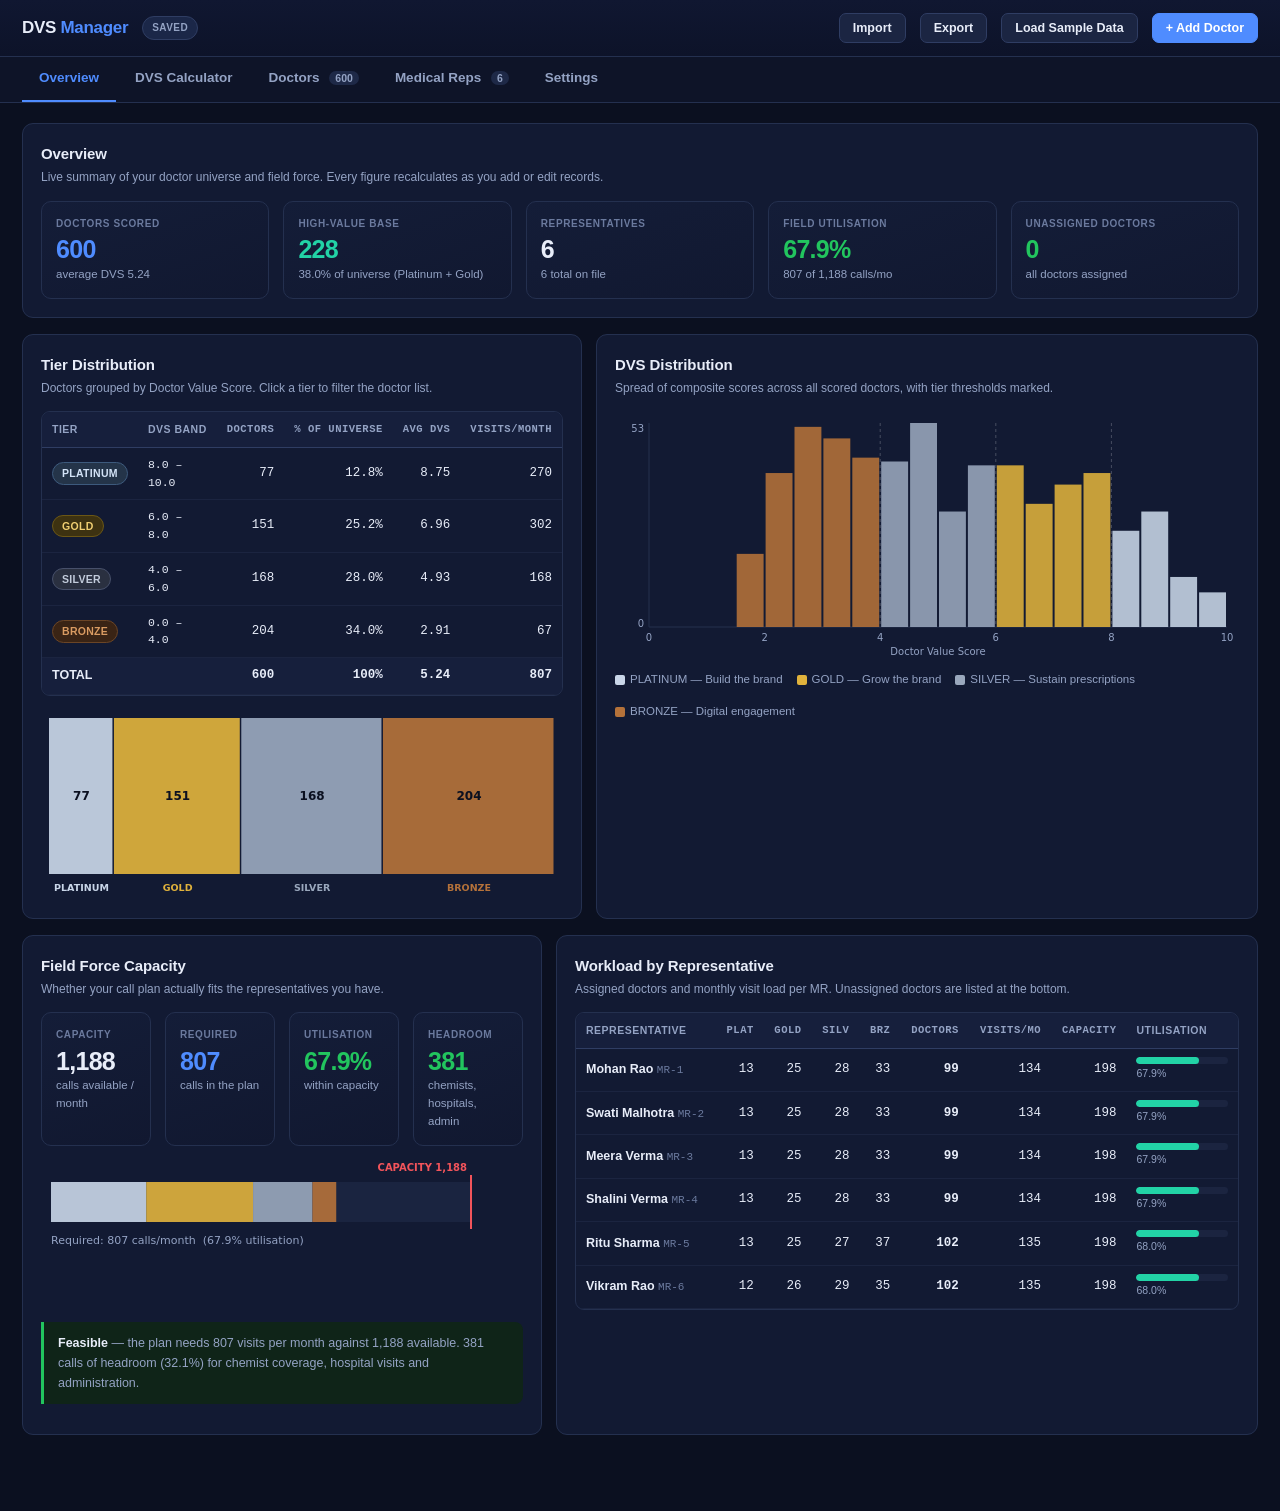
<file: app.html>
<!DOCTYPE html>
<html lang="en">
<head>
<meta charset="utf-8">
<meta name="viewport" content="width=device-width, initial-scale=1">
<title>DVS Manager — Doctor Value Scoring & Field Force Planning</title>
<style>
:root{
  --bg:#0b1020; --panel:#121a33; --panel2:#0e1730; --line:#24304f; --line2:#2f3d63;
  --txt:#e8edf9; --mut:#94a3c4; --dim:#6b7a9e;
  --plat:#c9d6e8; --gold:#e0b23c; --silv:#9aa8bd; --brz:#b5723a;
  --acc:#4f8cff; --acc2:#22d3a6; --warn:#f5a524; --err:#f2545b; --ok:#22c55e;
}
*{box-sizing:border-box;margin:0;padding:0}
body{background:var(--bg);color:var(--txt);font:14px/1.55 -apple-system,BlinkMacSystemFont,"Segoe UI",Roboto,Helvetica,Arial,sans-serif;-webkit-font-smoothing:antialiased}
.mono{font-family:"SF Mono",Menlo,Consolas,"Liberation Mono",monospace}

/* ---------- shell ---------- */
header{background:linear-gradient(180deg,#101731,#0d1329);border-bottom:1px solid var(--line);padding:13px 22px;position:sticky;top:0;z-index:60}
.hwrap{max-width:1560px;margin:0 auto;display:flex;align-items:center;gap:14px;flex-wrap:wrap}
.brand{font-size:17px;font-weight:750;letter-spacing:-.3px}
.brand span{color:var(--acc)}
.badge{font-size:10px;padding:3px 9px;border-radius:20px;background:#1b2748;border:1px solid var(--line2);color:var(--mut);letter-spacing:.4px;text-transform:uppercase;font-weight:700}
.spacer{flex:1}
.hbtn{background:#1b2542;border:1px solid var(--line2);color:var(--txt);padding:7px 13px;border-radius:7px;cursor:pointer;font-size:12.5px;font-weight:600;white-space:nowrap}
.hbtn:hover{background:#243158;border-color:var(--acc)}
.hbtn.p{background:var(--acc);border-color:var(--acc);color:#fff}
.hbtn.p:hover{background:#3d7bef}

nav{background:#0e1428;border-bottom:1px solid var(--line);padding:0 22px;position:sticky;top:56px;z-index:55;overflow-x:auto}
.nwrap{max-width:1560px;margin:0 auto;display:flex;gap:2px}
.tab{padding:11px 17px;cursor:pointer;font-size:13.5px;font-weight:650;color:var(--mut);border-bottom:2px solid transparent;white-space:nowrap}
.tab:hover{color:var(--txt)}
.tab.on{color:var(--acc);border-bottom-color:var(--acc)}
.tab .ct{font-size:10.5px;background:#1e2947;padding:1px 6px;border-radius:10px;margin-left:6px;color:var(--mut)}
.tab.on .ct{background:var(--acc);color:#fff}

main{max-width:1560px;margin:0 auto;padding:20px 22px 60px}
.page{display:none} .page.on{display:block}

/* ---------- primitives ---------- */
.card{background:var(--panel);border:1px solid var(--line);border-radius:11px;padding:18px;margin-bottom:16px}
.card h2{font-size:15px;margin-bottom:3px;letter-spacing:-.1px}
.card h3{font-size:13px;margin:16px 0 8px;color:var(--txt)}
.sub{font-size:12px;color:var(--mut);margin-bottom:14px;line-height:1.55}
.grid{display:grid;gap:14px}
.g2{grid-template-columns:repeat(2,1fr)} .g3{grid-template-columns:repeat(3,1fr)}
.g4{grid-template-columns:repeat(4,1fr)} .g5{grid-template-columns:repeat(5,1fr)}
.g6{grid-template-columns:repeat(6,1fr)}
.g21{grid-template-columns:2fr 1fr} .g12{grid-template-columns:1fr 2fr} .g11{grid-template-columns:1fr 1.35fr}
@media(max-width:1250px){.g5,.g6{grid-template-columns:repeat(3,1fr)}.g4{grid-template-columns:repeat(2,1fr)}}
@media(max-width:1050px){.g3,.g21,.g12,.g11{grid-template-columns:1fr}}
@media(max-width:760px){.g2,.g4,.g5,.g6{grid-template-columns:1fr}}

.kpi{background:linear-gradient(160deg,#141d38,#111830);border:1px solid var(--line);border-radius:10px;padding:14px}
.kpi .l{font-size:10px;color:var(--dim);text-transform:uppercase;letter-spacing:.6px;font-weight:750}
.kpi .v{font-size:25px;font-weight:750;margin:5px 0 2px;letter-spacing:-.7px;line-height:1.1}
.kpi .d{font-size:11.5px;color:var(--mut)}
.kpi.ok .v{color:var(--ok)} .kpi.warn .v{color:var(--warn)} .kpi.err .v{color:var(--err)}
.kpi.acc .v{color:var(--acc)} .kpi.acc2 .v{color:var(--acc2)}

table{width:100%;border-collapse:collapse;font-size:12.5px}
th{text-align:left;padding:9px 10px;background:#161f3c;color:var(--mut);font-size:10.5px;text-transform:uppercase;letter-spacing:.5px;border-bottom:1px solid var(--line2);font-weight:750;position:sticky;top:0;z-index:2;white-space:nowrap}
th.srt{cursor:pointer;user-select:none} th.srt:hover{color:var(--txt)}
td{padding:8px 10px;border-bottom:1px solid #1b2440;vertical-align:middle}
tbody tr:hover{background:#161f3c}
.num{text-align:right;font-family:"SF Mono",Menlo,Consolas,monospace;font-variant-numeric:tabular-nums}
.tblwrap{max-height:600px;overflow:auto;border:1px solid var(--line);border-radius:9px}
.empty{text-align:center;padding:46px 20px;color:var(--dim);font-size:13px}
.empty b{display:block;color:var(--mut);font-size:15px;margin-bottom:7px}

.pill{display:inline-block;padding:2px 9px;border-radius:20px;font-size:10.5px;font-weight:800;letter-spacing:.3px;white-space:nowrap}
.p-PLATINUM{background:#243449;color:#d3e3f7;border:1px solid #3d5a7d}
.p-GOLD{background:#3d3211;color:#f0cf72;border:1px solid #6b5715}
.p-SILVER{background:#2a3040;color:#c3ccdb;border:1px solid #47506a}
.p-BRONZE{background:#3a2415;color:#d99b62;border:1px solid #6b4526}
.tag{display:inline-block;padding:1.5px 7px;border-radius:5px;font-size:10px;font-weight:700;background:#1e2947;color:var(--mut);border:1px solid var(--line2)}
.tag.on{background:#0f2f1e;color:#4ade80;border-color:#1d5136}
.tag.off{background:#3a1418;color:#ff8b91;border-color:#6b2027}

label{display:block;font-size:11px;color:var(--mut);margin-bottom:5px;font-weight:650;letter-spacing:.2px}
input,select,textarea{width:100%;background:#0c1326;border:1px solid var(--line2);color:var(--txt);padding:8px 10px;border-radius:7px;font-size:13px;font-family:inherit}
input:focus,select:focus,textarea:focus{outline:none;border-color:var(--acc)}
input[type=range]{padding:0;height:6px;-webkit-appearance:none;background:#1e2947;border:none;cursor:pointer}
input[type=range]::-webkit-slider-thumb{-webkit-appearance:none;width:17px;height:17px;border-radius:50%;background:var(--acc);cursor:pointer;border:2px solid #0b1020}
input[type=range]::-moz-range-thumb{width:15px;height:15px;border-radius:50%;background:var(--acc);cursor:pointer;border:2px solid #0b1020}
input.err{border-color:var(--err)}
.fld{margin-bottom:12px}
.fld .hint{font-size:10.5px;color:var(--dim);margin-top:4px}
.btn{background:var(--acc);border:none;color:#fff;padding:9px 16px;border-radius:7px;cursor:pointer;font-size:13px;font-weight:650}
.btn:hover{background:#3d7bef}
.btn.g{background:#1e2947;border:1px solid var(--line2);color:var(--txt)}
.btn.g:hover{background:#28345a}
.btn.sm{padding:6px 11px;font-size:12px}
.btn.xs{padding:4px 9px;font-size:11px}
.btn.d{background:#3a1620;border:1px solid #6b2130;color:#ff9aa5}
.btn.d:hover{background:#4d1d2a}
.btn.ok{background:var(--acc2);color:#04241c}
.btn:disabled{opacity:.45;cursor:not-allowed}
.rowflex{display:flex;gap:9px;align-items:center;flex-wrap:wrap}
.hide{display:none!important}

.note{border-left:3px solid var(--acc);background:#111a33;padding:11px 14px;border-radius:0 8px 8px 0;font-size:12.5px;color:var(--mut);margin:12px 0;line-height:1.6}
.note.w{border-color:var(--warn);background:#2a2110}
.note.e{border-color:var(--err);background:#2a1418}
.note.o{border-color:var(--ok);background:#0f2418}
.note b{color:var(--txt)}

.fx{background:#0c1326;border:1px solid var(--line2);border-radius:8px;padding:13px 15px;font-family:"SF Mono",Menlo,Consolas,monospace;font-size:12.5px;line-height:1.85;color:#a8e6d0;overflow-x:auto;white-space:pre}
.fx .c{color:var(--dim)} .fx .v{color:var(--gold)}

.bar{height:7px;background:#1b2440;border-radius:5px;overflow:hidden}
.bar>i{display:block;height:100%;border-radius:5px;transition:width .3s}
canvas{max-width:100%;width:100%;display:block}
.legend{display:flex;gap:14px;flex-wrap:wrap;font-size:11.5px;color:var(--mut);margin-top:10px}
.legend i{display:inline-block;width:10px;height:10px;border-radius:2px;margin-right:5px;vertical-align:middle}

/* ---------- modal ---------- */
.mask{position:fixed;inset:0;background:rgba(4,8,18,.78);z-index:200;display:flex;align-items:flex-start;justify-content:center;padding:34px 18px;overflow-y:auto;backdrop-filter:blur(3px)}
.modal{background:var(--panel);border:1px solid var(--line2);border-radius:13px;width:100%;max-width:940px;box-shadow:0 24px 70px rgba(0,0,0,.6)}
.modal.sm{max-width:520px}
.mhead{padding:16px 20px;border-bottom:1px solid var(--line);display:flex;align-items:center;gap:12px;position:sticky;top:0;background:var(--panel);border-radius:13px 13px 0 0;z-index:3}
.mhead h3{font-size:16px;font-weight:700;margin:0}
.mbody{padding:20px}
.mfoot{padding:14px 20px;border-top:1px solid var(--line);display:flex;gap:10px;align-items:center;position:sticky;bottom:0;background:var(--panel);border-radius:0 0 13px 13px}
.x{background:none;border:none;color:var(--mut);font-size:22px;cursor:pointer;line-height:1;padding:0 4px}
.x:hover{color:var(--txt)}

.toast{position:fixed;bottom:22px;right:22px;background:#1a2440;border:1px solid var(--acc);padding:12px 18px;border-radius:9px;z-index:300;font-size:13px;box-shadow:0 8px 30px rgba(0,0,0,.5);max-width:380px}
.toast.err{border-color:var(--err)} .toast.ok{border-color:var(--ok)}

/* ---------- pillar sliders ---------- */
.pill-row{background:#0e1730;border:1px solid var(--line);border-radius:9px;padding:12px 14px;margin-bottom:10px}
.pill-row .top{display:flex;align-items:center;gap:10px;margin-bottom:9px}
.pill-row .nm{font-size:13px;font-weight:650;flex:1}
.pill-row .wt{font-size:10.5px;color:var(--acc);font-weight:700;background:#152449;padding:2px 8px;border-radius:12px}
.pill-row .sc{font-size:19px;font-weight:750;min-width:30px;text-align:right;font-family:"SF Mono",Menlo,monospace}
.pill-row .anch{font-size:11px;color:var(--dim);margin-top:6px;min-height:15px}
.pill-row .contrib{font-size:11px;color:var(--acc2);font-weight:650}

.seg{display:flex;gap:0;border:1px solid var(--line2);border-radius:7px;overflow:hidden}
.seg button{flex:1;background:#0c1326;border:none;color:var(--mut);padding:7px 4px;font-size:12px;cursor:pointer;font-weight:600;border-right:1px solid var(--line2)}
.seg button:last-child{border-right:none}
.seg button.on{background:var(--acc);color:#fff}
.seg button:hover:not(.on){background:#1a2440;color:var(--txt)}

.mrcard{background:#0e1730;border:1px solid var(--line);border-radius:10px;padding:15px;transition:border-color .15s}
.mrcard:hover{border-color:var(--line2)}
.mrcard .hd{display:flex;align-items:center;gap:10px;margin-bottom:11px}
.mrcard .av{width:38px;height:38px;border-radius:9px;background:linear-gradient(135deg,#2a3f6b,#1d2d52);display:flex;align-items:center;justify-content:center;font-weight:750;font-size:14px;color:#bcd0f0;flex-shrink:0}
.mrcard .nm{font-size:14px;font-weight:700;line-height:1.25}
.mrcard .cd{font-size:11px;color:var(--dim);font-family:"SF Mono",Menlo,monospace}
.mrstat{display:grid;grid-template-columns:repeat(4,1fr);gap:8px;margin:11px 0}
.mrstat div{background:#0b1428;border:1px solid var(--line);border-radius:7px;padding:7px 8px;text-align:center}
.mrstat .n{font-size:16px;font-weight:750;line-height:1.2}
.mrstat .t{font-size:9px;color:var(--dim);text-transform:uppercase;letter-spacing:.4px;margin-top:2px;font-weight:700}

a{color:var(--acc);text-decoration:none} a:hover{text-decoration:underline}
::-webkit-scrollbar{width:11px;height:11px}
::-webkit-scrollbar-track{background:#0b1020}
::-webkit-scrollbar-thumb{background:#28345a;border-radius:6px;border:2px solid #0b1020}
::-webkit-scrollbar-thumb:hover{background:#35447a}

@media print{
  header,nav,.hbtn,button,.mask{display:none!important}
  body{background:#fff;color:#000}
  .page{display:block!important}
  .card{border:1px solid #ccc;background:#fff;page-break-inside:avoid}
  .kpi .v,.card h2,td,th,b{color:#000!important}
  .tblwrap{max-height:none;overflow:visible}
}
</style>
</head>
<body>

<header><div class="hwrap">
  <div class="brand">DVS <span>Manager</span></div>
  <span class="badge" id="saveBadge">Saved</span>
  <div class="spacer"></div>
  <button class="hbtn g" onclick="openImport()">Import</button>
  <button class="hbtn g" onclick="exportMenu()">Export</button>
  <button class="hbtn g" onclick="loadDemo()">Load Sample Data</button>
  <button class="hbtn p" onclick="openDoctor()">+ Add Doctor</button>
</div></header>

<nav><div class="nwrap">
  <div class="tab on" data-p="dash">Overview</div>
  <div class="tab" data-p="calc">DVS Calculator</div>
  <div class="tab" data-p="docs">Doctors <span class="ct" id="ctDoc">0</span></div>
  <div class="tab" data-p="mrs">Medical Reps <span class="ct" id="ctMR">0</span></div>
  <div class="tab" data-p="settings">Settings</div>
</div></nav>

<main>

<!-- ══════════════ OVERVIEW ══════════════ -->
<section class="page on" id="p-dash">
  <div class="card">
    <h2>Overview</h2>
    <div class="sub">Live summary of your doctor universe and field force. Every figure recalculates as you add or edit records.</div>
    <div class="grid g5" id="kpis"></div>
  </div>

  <div class="grid g11">
    <div class="card">
      <h2>Tier Distribution</h2>
      <div class="sub">Doctors grouped by Doctor Value Score. Click a tier to filter the doctor list.</div>
      <div class="tblwrap" style="max-height:none"><table>
        <thead><tr><th>Tier</th><th>DVS Band</th><th class="num">Doctors</th><th class="num">% of Universe</th>
          <th class="num">Avg DVS</th><th class="num">Visits/Month</th></tr></thead>
        <tbody id="tierTbl"></tbody>
      </table></div>
      <canvas id="tierChart" style="height:190px;margin-top:14px" height="190"></canvas>
    </div>
    <div class="card">
      <h2>DVS Distribution</h2>
      <div class="sub">Spread of composite scores across all scored doctors, with tier thresholds marked.</div>
      <canvas id="hist" style="height:250px" height="250"></canvas>
      <div class="legend" id="histLegend"></div>
    </div>
  </div>

  <div class="grid g11">
    <div class="card">
      <h2>Field Force Capacity</h2>
      <div class="sub">Whether your call plan actually fits the representatives you have.</div>
      <div class="grid g4" id="capKpis"></div>
      <canvas id="capChart" style="height:150px;margin-top:14px" height="150"></canvas>
      <div id="capVerdict"></div>
    </div>
    <div class="card">
      <h2>Workload by Representative</h2>
      <div class="sub">Assigned doctors and monthly visit load per MR. Unassigned doctors are listed at the bottom.</div>
      <div class="tblwrap"><table>
        <thead><tr><th>Representative</th><th class="num">Plat</th><th class="num">Gold</th><th class="num">Silv</th>
          <th class="num">Brz</th><th class="num">Doctors</th><th class="num">Visits/Mo</th><th class="num">Capacity</th><th>Utilisation</th></tr></thead>
        <tbody id="mrLoadTbl"></tbody>
      </table></div>
    </div>
  </div>
</section>

<!-- ══════════════ CALCULATOR ══════════════ -->
<section class="page" id="p-calc">
  <div class="grid g11">
    <div class="card">
      <h2>DVS Calculator</h2>
      <div class="sub">Move the sliders or type a score. The composite Doctor Value Score, tier, call plan and budget entitlement update instantly. Save the result as a doctor record when you're done.</div>
      <div id="pillarBox"></div>
      <div class="rowflex" style="margin-top:15px">
        <button class="btn" onclick="saveCalcAsDoctor()">Save as Doctor Record</button>
        <button class="btn g" onclick="resetCalc()">Reset to 5s</button>
        <button class="btn g" onclick="randomCalc()">Random Example</button>
      </div>
    </div>
    <div>
      <div class="card">
        <h2>Result</h2>
        <div class="grid g4" id="calcKpis"></div>
        <h3>Calculation</h3>
        <div class="fx" id="calcWork"></div>
      </div>
      <div class="card">
        <h2>Contribution by Pillar</h2>
        <div class="sub">How much each pillar adds to the final score, and how much headroom is left.</div>
        <canvas id="waterfall" style="height:225px" height="225"></canvas>
      </div>
      <div class="card">
        <h2>Scoring Guide</h2>
        <div class="sub">Reference anchors for each pillar. Click any row to apply that score.</div>
        <div id="guide"></div>
      </div>
    </div>
  </div>
</section>

<!-- ══════════════ DOCTORS ══════════════ -->
<section class="page" id="p-docs">
  <div class="card">
    <h2>Doctor Records</h2>
    <div class="sub">Add, edit and delete doctors. Click any row to open the full record. Sort by clicking a column header.</div>
    <div class="rowflex" style="margin-bottom:13px">
      <input id="dSearch" placeholder="Search name, specialty, city, hospital…" style="width:270px" oninput="renderDocs()">
      <select id="dTier" style="width:auto" onchange="renderDocs()">
        <option value="">All tiers</option><option>PLATINUM</option><option>GOLD</option><option>SILVER</option><option>BRONZE</option>
      </select>
      <select id="dMR" style="width:auto" onchange="renderDocs()"><option value="">All reps</option></select>
      <select id="dSpec" style="width:auto" onchange="renderDocs()"><option value="">All specialties</option></select>
      <div class="spacer"></div>
      <span class="sub" style="margin:0" id="dCount"></span>
      <button class="btn sm" onclick="openDoctor()">+ Add Doctor</button>
      <button class="btn g sm" onclick="bulkAssign()">Bulk Assign MR</button>
      <button class="btn d sm" onclick="clearDocs()">Clear All</button>
    </div>
    <div class="tblwrap"><table>
      <thead><tr>
        <th class="srt" data-s="name">Doctor</th><th class="srt" data-s="spec">Specialty</th>
        <th class="srt" data-s="city">City</th><th class="srt" data-s="mrId">Rep</th>
        <th class="num srt" data-s="p1">P1</th><th class="num srt" data-s="p2">P2</th>
        <th class="num srt" data-s="p3">P3</th><th class="num srt" data-s="p4">P4</th>
        <th class="num srt" data-s="p5">P5</th>
        <th class="num srt" data-s="dvs">DVS</th><th class="srt" data-s="tier">Tier</th>
        <th class="num">Visits/Mo</th><th style="text-align:right">Actions</th>
      </tr></thead>
      <tbody id="docTbl"></tbody>
    </table></div>
  </div>
</section>

<!-- ══════════════ MRs ══════════════ -->
<section class="page" id="p-mrs">
  <div class="card">
    <h2>Medical Representatives</h2>
    <div class="sub">Manage your field force. Each rep's capacity is calculated from their working days and calls per day, then compared against the visit load of the doctors assigned to them.</div>
    <div class="rowflex" style="margin-bottom:13px">
      <input id="mSearch" placeholder="Search name, code, territory…" style="width:260px" oninput="renderMRs()">
      <select id="mStatus" style="width:auto" onchange="renderMRs()">
        <option value="">All statuses</option><option value="active">Active only</option><option value="inactive">Inactive only</option>
      </select>
      <div class="spacer"></div>
      <span class="sub" style="margin:0" id="mCount"></span>
      <button class="btn sm" onclick="openMR()">+ Add Representative</button>
      <button class="btn g sm" onclick="autoAssign()">Auto-Assign Doctors</button>
      <button class="btn d sm" onclick="clearMRs()">Clear All</button>
    </div>
    <div class="grid g3" id="mrGrid"></div>
  </div>
</section>

<!-- ══════════════ SETTINGS ══════════════ -->
<section class="page" id="p-settings">
  <div class="grid g2">
    <div class="card">
      <h2>Pillar Weights</h2>
      <div class="sub">The five weights must total 100%. Changing them re-scores every doctor in your database immediately.</div>
      <div id="wBox"></div>
      <div id="wWarn"></div>
      <div class="rowflex" style="margin-top:12px">
        <button class="btn" onclick="applyWeights()">Apply &amp; Re-score All</button>
        <button class="btn g" onclick="resetWeights()">Reset to Defaults</button>
      </div>
    </div>
    <div class="card">
      <h2>Tier Thresholds &amp; Call Plan</h2>
      <div class="sub">Set the DVS band, monthly visit frequency and quarterly budget share for each tier. Bands use half-open intervals so every possible score falls into exactly one tier.</div>
      <div class="tblwrap" style="max-height:none"><table>
        <thead><tr><th>Tier</th><th class="num">Min DVS</th><th class="num">Visits/Month</th><th class="num">Budget Share %</th></tr></thead>
        <tbody id="tierCfg"></tbody>
      </table></div>
      <div id="tierWarn"></div>
      <div class="rowflex" style="margin-top:12px">
        <button class="btn" onclick="applyTiers()">Apply &amp; Re-score All</button>
        <button class="btn g" onclick="resetTiers()">Reset to Defaults</button>
      </div>
    </div>
  </div>
  <div class="grid g2">
    <div class="card">
      <h2>Budget &amp; Capacity Defaults</h2>
      <div class="fld"><label>Quarterly promotional budget (₹)</label>
        <input type="number" id="sBudget" value="3000000" oninput="setBudget()"></div>
      <div class="fld"><label>Default working days per month</label>
        <input type="number" id="sDays" value="22" oninput="setDefaults()"></div>
      <div class="fld"><label>Default calls per day</label>
        <input type="number" id="sCalls" value="9" oninput="setDefaults()"></div>
      <div class="note">These defaults apply to new representatives. Each rep can override them on their own record.</div>
    </div>
    <div class="card">
      <h2>Specialties &amp; Data</h2>
      <div class="fld"><label>Specialty list (one per line) — used in the doctor dropdown</label>
        <textarea id="sSpecs" rows="7" oninput="setSpecs()"></textarea></div>
      <h3>Data Management</h3>
      <div class="rowflex">
        <button class="btn g sm" onclick="exportJSON()">Backup (JSON)</button>
        <button class="btn g sm" onclick="openImport()">Restore / Import</button>
        <button class="btn g sm" onclick="exportDoctorsCSV()">Doctors CSV</button>
        <button class="btn g sm" onclick="exportMRsCSV()">Reps CSV</button>
        <button class="btn d sm" onclick="wipeAll()">Erase Everything</button>
      </div>
      <div class="note" style="margin-top:14px">All data is stored in this browser only. Nothing is uploaded anywhere. Use <b>Backup</b> before clearing your browser data or switching machines.</div>
    </div>
  </div>
</section>

</main>
<div id="modalHost"></div>

<script>
/* ============================================================================
   DVS MANAGER — core state, scoring engine and persistence.
   All data lives in the browser (localStorage). No network calls.
   ========================================================================== */

const DEFAULT_PILLARS = [
  {k:'p1', n:'Prescription Potential', w:0.30, short:'Rx Potential',
   q:'How many relevant prescriptions can this doctor generate for our molecule?',
   anchors:[[10,'80+ relevant patients per month'],[8,'50–79 relevant patients'],
            [6,'30–49 relevant patients'],[4,'15–29 relevant patients'],[2,'Below 15 relevant patients']],
   tip:'Score on patients with the TARGET condition, not total footfall.'},
  {k:'p2', n:'Adoption Propensity', w:0.25, short:'Adoption',
   q:'How likely is this doctor to actually prescribe a NEW molecule?',
   anchors:[[10,'Early adopter — tries new molecules within 3 months'],[7,'Early majority — adopts after peer evidence (3–6 mo)'],
            [4,'Late majority — waits until well established (6–12 mo)'],[2,'Laggard / loyalist — rarely switches brand']],
   tip:'A medium-volume early adopter beats a high-volume laggard in a launch.'},
  {k:'p3', n:'Influence & Network Power', w:0.20, short:'Influence',
   q:'Does this doctor influence other doctors\u2019 prescribing behaviour?',
   anchors:[[10,'Regional/national KOL, professor, association leader'],[7,'Local influencer, conference speaker, mentors juniors'],
            [5,'Moderate peer influence, respected locally'],[2,'Solo practitioner, limited network']],
   tip:'Converting an opinion leader multiplies reach beyond their own clinic.'},
  {k:'p4', n:'Accessibility', w:0.15, short:'Access',
   q:'How easy is it to reach and meaningfully engage this doctor?',
   anchors:[[10,'Easily accessible, welcomes reps, gives good time'],[7,'Moderately accessible at specific times'],
            [4,'Difficult but reachable via alternative channels'],[1,'Virtually inaccessible, refuses meetings']],
   tip:'High value but score 1 here? Change the channel, don\u2019t waste the opportunity.'},
  {k:'p5', n:'Competitive Vulnerability', w:0.10, short:'Competitive',
   q:'How entrenched is the competition, and can we break through?',
   anchors:[[10,'Dissatisfied with current options, actively seeking alternatives'],[7,'Moderate competitor presence, open to better options'],
            [4,'Strong competitor presence but not locked in'],[1,'Competitor champion — advisory board member']],
   tip:'Share of voice is the standard field proxy for entrenchment.'}
];

const DEFAULT_TIERS = [
  {n:'PLATINUM', min:8.0, freq:3.5,  split:45, col:'#c9d6e8', role:'Build the brand'},
  {n:'GOLD',     min:6.0, freq:2.0,  split:28, col:'#e0b23c', role:'Grow the brand'},
  {n:'SILVER',   min:4.0, freq:1.0,  split:15, col:'#9aa8bd', role:'Sustain prescriptions'},
  {n:'BRONZE',   min:0.0, freq:0.33, split:12, col:'#b5723a', role:'Digital engagement'}
];

const DEFAULT_SPECS = ['Cardiologist','Diabetologist','General Physician','Consulting Physician',
  'Nephrologist','Endocrinologist','Internal Medicine','Orthopaedic','Neurologist','Paediatrician',
  'Gastroenterologist','Pulmonologist','Dermatologist','Gynaecologist','Psychiatrist','Family Physician'];

let PILLARS = JSON.parse(JSON.stringify(DEFAULT_PILLARS));
let TIERS   = JSON.parse(JSON.stringify(DEFAULT_TIERS));
let SPECS   = DEFAULT_SPECS.slice();
let DOCS = [], MRS = [];
let CFG = {budget:3000000, days:22, calls:9};
let SORT = {k:'dvs', dir:-1};
let CALC = {p1:5,p2:5,p3:5,p4:5,p5:5};

const $ = id => document.getElementById(id);
const uid = p => p + Date.now().toString(36) + Math.random().toString(36).slice(2,7);
const esc = s => String(s==null?'':s).replace(/[&<>"']/g, c=>({'&':'&amp;','<':'&lt;','>':'&gt;','"':'&quot;',"'":'&#39;'}[c]));
const R  = n => '₹' + Math.round(n||0).toLocaleString('en-IN');
const L  = n => '₹' + ((n||0)/100000).toFixed(2) + 'L';
const pc = n => (isFinite(n)? (n*100).toFixed(1) : '0.0') + '%';

/* ---- FORMULA: DVS = Σ (weightᵢ × scoreᵢ), weights sum to 1 ---- */
function calcDVS(d){
  let s = 0;
  for(const p of PILLARS) s += (+d[p.k]||0) * p.w;
  return Math.round(s*10000)/10000;
}
/* ---- Tier lookup: highest tier whose minimum the score meets ---- */
function tierOf(dvs){
  const sorted = TIERS.slice().sort((a,b)=>b.min-a.min);
  for(const t of sorted) if(dvs >= t.min) return t.n;
  return sorted[sorted.length-1].n;
}
function tierObj(n){ return TIERS.find(t=>t.n===n) || TIERS[TIERS.length-1]; }
function tierMax(t){
  const higher = TIERS.filter(x=>x.min>t.min).sort((a,b)=>a.min-b.min)[0];
  return higher ? higher.min : 10.01;
}
function rescore(d){ d.dvs = calcDVS(d); d.tier = tierOf(d.dvs); return d; }
function rescoreAll(){ DOCS.forEach(rescore); }

function visitsFor(d){ return tierObj(d.tier).freq; }
function counts(){
  const c = {}; TIERS.forEach(t=>c[t.n]=0);
  DOCS.forEach(d=>{ if(c[d.tier]!=null) c[d.tier]++; });
  return c;
}
function totalDemand(){ return DOCS.reduce((a,d)=>a+visitsFor(d),0); }
function mrCapacity(m){ return (+m.days||CFG.days) * (+m.calls||CFG.calls); }
function totalCapacity(){ return MRS.filter(m=>m.active!==false).reduce((a,m)=>a+mrCapacity(m),0); }
function mrLoad(id){
  const list = DOCS.filter(d=>d.mrId===id);
  const o = {docs:list.length, visits:0}; TIERS.forEach(t=>o[t.n]=0);
  list.forEach(d=>{ o.visits += visitsFor(d); if(o[d.tier]!=null) o[d.tier]++; });
  return o;
}
function budgetPerDoctor(tierName){
  const c = counts()[tierName] || 0;
  if(!c) return 0;
  const totalSplit = TIERS.reduce((a,t)=>a+(+t.split||0),0) || 100;
  return (tierObj(tierName).split/totalSplit) * CFG.budget / c;
}
function mrName(id){ const m = MRS.find(x=>x.id===id); return m ? m.name : null; }

/* ---------- persistence ---------- */
const KEY = 'dvsmgr_v1';
let saveTimer = null;
function persist(){
  try{
    localStorage.setItem(KEY, JSON.stringify({
      docs:DOCS, mrs:MRS, cfg:CFG, specs:SPECS,
      pillars:PILLARS.map(p=>({k:p.k,w:p.w})),
      tiers:TIERS.map(t=>({n:t.n,min:t.min,freq:t.freq,split:t.split})),
      v:1, ts:Date.now()
    }));
    flashSaved();
  }catch(e){ toast('Could not save — browser storage may be full','err'); }
}
function flashSaved(){
  const b = $('saveBadge'); if(!b) return;
  b.textContent = 'Saving…'; b.style.color = 'var(--warn)';
  clearTimeout(saveTimer);
  saveTimer = setTimeout(()=>{ b.textContent = 'Saved'; b.style.color = ''; }, 420);
}
function restore(){
  try{
    const raw = localStorage.getItem(KEY); if(!raw) return false;
    const s = JSON.parse(raw);
    if(s.pillars) s.pillars.forEach(sp=>{ const p = PILLARS.find(x=>x.k===sp.k); if(p) p.w = sp.w; });
    if(s.tiers && s.tiers.length) TIERS = s.tiers.map(st=>{
      const d = DEFAULT_TIERS.find(x=>x.n===st.n) || {};
      return Object.assign({}, d, st);
    });
    if(s.specs && s.specs.length) SPECS = s.specs;
    if(s.cfg) CFG = Object.assign(CFG, s.cfg);
    DOCS = (s.docs||[]).map(rescore);
    MRS  = s.mrs||[];
    return true;
  }catch(e){ return false; }
}

/* ---------- toast ---------- */
function toast(msg, kind){
  const t = document.createElement('div');
  t.className = 'toast' + (kind? ' '+kind : '');
  t.textContent = msg;
  document.body.appendChild(t);
  setTimeout(()=>t.remove(), 3200);
}

/* ---------- validation ---------- */
function validScore(v){ const n = +v; return isFinite(n) && n >= 0 && n <= 10; }
</script>

<script>
/* ============================ TABS ============================ */
document.querySelectorAll('.tab').forEach(t=>t.onclick=()=>{
  document.querySelectorAll('.tab').forEach(x=>x.classList.remove('on'));
  document.querySelectorAll('.page').forEach(x=>x.classList.remove('on'));
  t.classList.add('on'); $('p-'+t.dataset.p).classList.add('on');
  renderAll();
});
function goTab(p){ const t = document.querySelector(`.tab[data-p="${p}"]`); if(t) t.click(); }

function kpi(l,v,d,cls){
  return `<div class="kpi ${cls||''}"><div class="l">${l}</div><div class="v">${v}</div><div class="d">${d||''}</div></div>`;
}

/* ============================ CALCULATOR ============================ */
function buildCalc(){
  $('pillarBox').innerHTML = PILLARS.map(p=>`
    <div class="pill-row">
      <div class="top">
        <span class="nm">${p.n}</span>
        <span class="wt">${(p.w*100).toFixed(0)}%</span>
        <span class="sc" id="sc_${p.k}">5</span>
      </div>
      <input type="range" id="rg_${p.k}" min="0" max="10" step="1" value="5"
             oninput="setCalc('${p.k}', this.value)">
      <div class="anch" id="an_${p.k}"></div>
      <div class="contrib" id="cn_${p.k}"></div>
    </div>`).join('');

  $('guide').innerHTML = PILLARS.map(p=>`
    <div style="margin-bottom:14px">
      <div style="font-size:12.5px;font-weight:650;margin-bottom:2px">${p.n}
        <span style="color:var(--acc);font-size:11px">weight ${(p.w*100).toFixed(0)}%</span></div>
      <div style="font-size:11.5px;color:var(--dim);margin-bottom:6px">${p.q}</div>
      <table style="font-size:11.5px">
        ${p.anchors.map(a=>`<tr style="cursor:pointer" onclick="setCalc('${p.k}',${a[0]},true)">
          <td style="padding:4px 8px">${a[1]}</td>
          <td class="num" style="padding:4px 8px;width:40px"><b style="color:var(--acc)">${a[0]}</b></td></tr>`).join('')}
      </table>
      <div style="font-size:11px;color:var(--warn);margin-top:5px">${p.tip}</div>
    </div>`).join('');
}

function setCalc(k, v, sync){
  CALC[k] = Math.max(0, Math.min(10, Math.round(+v)));
  if(sync && $('rg_'+k)) $('rg_'+k).value = CALC[k];
  renderCalc();
}
function resetCalc(){ PILLARS.forEach(p=>CALC[p.k]=5); syncCalcInputs(); renderCalc(); }
function randomCalc(){
  PILLARS.forEach(p=>{
    const vals = p.anchors.map(a=>a[0]);
    CALC[p.k] = vals[Math.floor(Math.random()*vals.length)];
  });
  syncCalcInputs(); renderCalc();
}
function syncCalcInputs(){ PILLARS.forEach(p=>{ const r = $('rg_'+p.k); if(r) r.value = CALC[p.k]; }); }

function renderCalc(){
  if(!$('pillarBox')) return;
  let total = 0;
  PILLARS.forEach(p=>{
    const v = CALC[p.k]||0, c = v*p.w; total += c;
    if($('sc_'+p.k)) $('sc_'+p.k).textContent = v;
    if($('cn_'+p.k)) $('cn_'+p.k).textContent = `${v} × ${p.w.toFixed(2)} = ${c.toFixed(3)} points`;
    const a = p.anchors.slice().sort((x,y)=>Math.abs(x[0]-v)-Math.abs(y[0]-v))[0];
    if($('an_'+p.k)) $('an_'+p.k).textContent = a ? '≈ ' + a[1] : '';
  });
  total = Math.round(total*10000)/10000;
  const tn = tierOf(total), to = tierObj(tn);
  const per = budgetPerDoctor(tn);

  $('calcKpis').innerHTML =
    kpi('Doctor Value Score', total.toFixed(2), 'out of 10.00', 'acc') +
    kpi('Tier', `<span class="pill p-${tn}" style="font-size:14px;padding:4px 12px">${tn}</span>`, to.role) +
    kpi('Visits / Month', to.freq.toFixed(2), (to.freq*3).toFixed(1)+' per quarter') +
    kpi('Budget / Quarter', per? R(per) : '—', per? 'based on current tier counts' : 'add doctors to compute', 'acc2');

  const maxW = Math.max(...PILLARS.map(p=>p.n.length));
  $('calcWork').innerHTML =
    PILLARS.map(p=>`<span class="c">${esc(p.n.padEnd(maxW))}</span>  ${String(CALC[p.k]).padStart(2)} × <span class="v">${p.w.toFixed(2)}</span> = ${(CALC[p.k]*p.w).toFixed(4)}`).join('\n')
    + `\n<span class="c">${'─'.repeat(maxW+22)}</span>\n`
    + `<span class="c">${'COMPOSITE DVS'.padEnd(maxW+7)}</span>= <span class="v">${total.toFixed(4)}</span>   →  ${tn}`;

  drawWaterfall();
}

function saveCalcAsDoctor(){
  openDoctor(null, Object.assign({}, CALC));
}

/* ============================ DOCTOR FORM ============================ */
function openDoctor(id, preset){
  const d = id ? DOCS.find(x=>x.id===id) : null;
  const v = d || Object.assign({name:'',spec:SPECS[0]||'',city:'',hospital:'',phone:'',email:'',
    mrId:'',notes:'',p1:5,p2:5,p3:5,p4:5,p5:5}, preset||{});
  const isEdit = !!d;

  modal({
    title: isEdit ? 'Edit Doctor' : 'Add Doctor',
    badge: isEdit ? `<span class="pill p-${d.tier}" id="mTierBadge">${d.tier}</span>
                     <span class="badge" id="mDvsBadge">DVS ${d.dvs.toFixed(2)}</span>` :
                    `<span class="pill p-${tierOf(calcDVS(v))}" id="mTierBadge">${tierOf(calcDVS(v))}</span>
                     <span class="badge" id="mDvsBadge">DVS ${calcDVS(v).toFixed(2)}</span>`,
    body:`
      <div class="grid g2">
        <div>
          <h3 style="margin-top:0">Profile</h3>
          <div class="fld"><label>Doctor name *</label>
            <input id="f_name" value="${esc(v.name)}" placeholder="Dr. Rajesh Kumar" autofocus></div>
          <div class="grid g2">
            <div class="fld"><label>Specialty</label>
              <select id="f_spec">${SPECS.map(s=>`<option ${s===v.spec?'selected':''}>${esc(s)}</option>`).join('')}</select></div>
            <div class="fld"><label>City / Area</label>
              <input id="f_city" value="${esc(v.city)}" placeholder="Delhi"></div>
          </div>
          <div class="fld"><label>Hospital / Clinic</label>
            <input id="f_hospital" value="${esc(v.hospital)}" placeholder="City Hospital"></div>
          <div class="grid g2">
            <div class="fld"><label>Phone</label><input id="f_phone" value="${esc(v.phone)}" placeholder="+91 …"></div>
            <div class="fld"><label>Email</label><input id="f_email" value="${esc(v.email)}" placeholder="name@example.com"></div>
          </div>
          <div class="fld"><label>Assigned representative</label>
            <select id="f_mrId"><option value="">— Unassigned —</option>
              ${MRS.map(m=>`<option value="${m.id}" ${m.id===v.mrId?'selected':''}>${esc(m.name)}${m.code?' ('+esc(m.code)+')':''}</option>`).join('')}
            </select></div>
          <div class="fld"><label>Notes</label>
            <textarea id="f_notes" rows="3" placeholder="Prescribing habits, preferences, next action…">${esc(v.notes)}</textarea></div>
        </div>
        <div>
          <h3 style="margin-top:0">Pillar Scores</h3>
          <div id="mPillars">
            ${PILLARS.map(p=>`
              <div class="pill-row" style="padding:10px 12px;margin-bottom:8px">
                <div class="top" style="margin-bottom:7px">
                  <span class="nm" style="font-size:12.5px">${p.n}</span>
                  <span class="wt">${(p.w*100).toFixed(0)}%</span>
                  <input type="number" id="mv_${p.k}" min="0" max="10" step="1" value="${v[p.k]}"
                         style="width:58px;padding:4px 7px;text-align:center;font-weight:700"
                         oninput="mSync('${p.k}',this.value)">
                </div>
                <input type="range" id="mr_${p.k}" min="0" max="10" step="1" value="${v[p.k]}"
                       oninput="mSync('${p.k}',this.value,1)">
                <div class="anch" id="ma_${p.k}" style="font-size:10.5px"></div>
              </div>`).join('')}
          </div>
          <div class="fx" id="mWork" style="font-size:11.5px;line-height:1.7"></div>
        </div>
      </div>`,
    foot:`<button class="btn" onclick="saveDoctor('${id||''}')">${isEdit?'Save Changes':'Add Doctor'}</button>
          <button class="btn g" onclick="closeModal()">Cancel</button>
          ${isEdit?`<div class="spacer"></div><button class="btn d" onclick="delDoctor('${id}')">Delete</button>`:''}`
  });
  mUpdate();
  setTimeout(()=>{ const el=$('f_name'); if(el) el.focus(); },60);
}

function mSync(k, val, fromRange){
  const n = Math.max(0, Math.min(10, Math.round(+val||0)));
  if($('mv_'+k) && !fromRange) { /* typed */ } else if($('mv_'+k)) $('mv_'+k).value = n;
  if($('mr_'+k)) $('mr_'+k).value = n;
  mUpdate();
}
function mRead(){
  const o = {};
  PILLARS.forEach(p=>{ o[p.k] = Math.max(0, Math.min(10, Math.round(+($('mv_'+p.k)||{}).value||0))); });
  return o;
}
function mUpdate(){
  if(!$('mWork')) return;
  const s = mRead(), dvs = calcDVS(s), tn = tierOf(dvs);
  PILLARS.forEach(p=>{
    const a = p.anchors.slice().sort((x,y)=>Math.abs(x[0]-s[p.k])-Math.abs(y[0]-s[p.k]))[0];
    if($('ma_'+p.k)) $('ma_'+p.k).textContent = a? '≈ '+a[1] : '';
  });
  const w = Math.max(...PILLARS.map(p=>p.short.length));
  $('mWork').innerHTML = PILLARS.map(p=>
    `<span class="c">${esc(p.short.padEnd(w))}</span> ${String(s[p.k]).padStart(2)} × ${p.w.toFixed(2)} = ${(s[p.k]*p.w).toFixed(3)}`).join('\n')
    + `\n<span class="c">${'─'.repeat(w+18)}</span>\n<span class="c">${'DVS'.padEnd(w)}</span> <span class="v">${dvs.toFixed(3)}</span>  → ${tn}`;
  const tb = $('mTierBadge'), db = $('mDvsBadge');
  if(tb){ tb.className = 'pill p-'+tn; tb.textContent = tn; }
  if(db) db.textContent = 'DVS ' + dvs.toFixed(2);
}

function saveDoctor(id){
  const name = ($('f_name').value||'').trim();
  if(!name){ $('f_name').classList.add('err'); toast('Doctor name is required','err'); $('f_name').focus(); return; }
  const s = mRead();
  const base = {
    name, spec:$('f_spec').value, city:($('f_city').value||'').trim(),
    hospital:($('f_hospital').value||'').trim(), phone:($('f_phone').value||'').trim(),
    email:($('f_email').value||'').trim(), mrId:$('f_mrId').value,
    notes:($('f_notes').value||'').trim()
  };
  Object.assign(base, s);
  if(id){
    const d = DOCS.find(x=>x.id===id);
    Object.assign(d, base); rescore(d);
    toast(`${d.name} updated — DVS ${d.dvs.toFixed(2)}, ${d.tier}`,'ok');
  }else{
    const d = rescore(Object.assign({id:uid('d'), created:Date.now()}, base));
    DOCS.push(d);
    toast(`${d.name} added — DVS ${d.dvs.toFixed(2)}, ${d.tier}`,'ok');
  }
  persist(); closeModal(); renderAll();
}
function delDoctor(id){
  const d = DOCS.find(x=>x.id===id); if(!d) return;
  confirmBox(`Delete ${esc(d.name)}?`, 'This removes the doctor record permanently.', ()=>{
    DOCS = DOCS.filter(x=>x.id!==id);
    persist(); closeModal(); renderAll(); toast('Doctor deleted');
  });
}

/* ============================ MR FORM ============================ */
function openMR(id){
  const m = id ? MRS.find(x=>x.id===id) : null;
  const v = m || {name:'',code:'',territory:'',phone:'',email:'',
                  days:CFG.days, calls:CFG.calls, active:true, notes:''};
  const isEdit = !!m;
  const load = isEdit ? mrLoad(id) : null;

  modal({
    title: isEdit ? 'Edit Representative' : 'Add Representative',
    badge: isEdit ? `<span class="tag ${m.active!==false?'on':'off'}">${m.active!==false?'Active':'Inactive'}</span>` : '',
    sm:false,
    body:`
      <div class="grid g2">
        <div>
          <h3 style="margin-top:0">Details</h3>
          <div class="fld"><label>Representative name *</label>
            <input id="g_name" value="${esc(v.name)}" placeholder="Amit Sharma"></div>
          <div class="grid g2">
            <div class="fld"><label>Code</label><input id="g_code" value="${esc(v.code)}" placeholder="MR-1"></div>
            <div class="fld"><label>Territory</label><input id="g_territory" value="${esc(v.territory)}" placeholder="South Delhi"></div>
          </div>
          <div class="grid g2">
            <div class="fld"><label>Phone</label><input id="g_phone" value="${esc(v.phone)}" placeholder="+91 …"></div>
            <div class="fld"><label>Email</label><input id="g_email" value="${esc(v.email)}" placeholder="name@example.com"></div>
          </div>
          <div class="fld"><label>Status</label>
            <select id="g_active"><option value="1" ${v.active!==false?'selected':''}>Active</option>
              <option value="0" ${v.active===false?'selected':''}>Inactive</option></select></div>
          <div class="fld"><label>Notes</label>
            <textarea id="g_notes" rows="2">${esc(v.notes)}</textarea></div>
        </div>
        <div>
          <h3 style="margin-top:0">Capacity</h3>
          <div class="grid g2">
            <div class="fld"><label>Working days / month</label>
              <input type="number" id="g_days" min="1" max="31" value="${v.days}" oninput="gCap()"></div>
            <div class="fld"><label>Calls / day</label>
              <input type="number" id="g_calls" min="1" max="30" value="${v.calls}" oninput="gCap()"></div>
          </div>
          <div class="note" id="gCapOut"></div>
          ${isEdit?`
            <h3>Current Workload</h3>
            <div class="mrstat">
              ${TIERS.map(t=>`<div><div class="n" style="color:${t.col}">${load[t.n]}</div><div class="t">${t.n.slice(0,4)}</div></div>`).join('')}
            </div>
            <div class="grid g2">
              ${kpi('Doctors assigned', load.docs, 'in this territory')}
              ${kpi('Visits required', Math.round(load.visits), 'per month', load.visits > mrCapacity(m) ? 'err':'ok')}
            </div>
            <div class="note ${load.visits>mrCapacity(m)?'e':'o'}" style="margin-top:12px">
              ${load.visits>mrCapacity(m)
                ? `<b>Over capacity.</b> ${Math.round(load.visits)} visits required against ${mrCapacity(m)} available — reassign ${Math.ceil((load.visits-mrCapacity(m))/3)} or so doctors.`
                : `<b>Within capacity.</b> ${Math.round(mrCapacity(m)-load.visits)} calls of headroom for chemists, hospitals and admin.`}
            </div>`
          :`<div class="note">Assign doctors to this representative from the doctor record, or use <b>Auto-Assign</b> on the Representatives tab once they're saved.</div>`}
        </div>
      </div>`,
    foot:`<button class="btn" onclick="saveMR('${id||''}')">${isEdit?'Save Changes':'Add Representative'}</button>
          <button class="btn g" onclick="closeModal()">Cancel</button>
          ${isEdit?`<div class="spacer"></div><button class="btn d" onclick="delMR('${id}')">Delete</button>`:''}`
  });
  gCap();
  setTimeout(()=>{ const el=$('g_name'); if(el) el.focus(); },60);
}
function gCap(){
  if(!$('gCapOut')) return;
  const d = +$('g_days').value||0, c = +$('g_calls').value||0;
  $('gCapOut').innerHTML = `<b>Capacity: ${(d*c).toLocaleString('en-IN')} calls per month</b><br>
    ${d} working days × ${c} calls per day  ·  ${(d*c*3).toLocaleString('en-IN')} per quarter`;
}
function saveMR(id){
  const name = ($('g_name').value||'').trim();
  if(!name){ $('g_name').classList.add('err'); toast('Representative name is required','err'); return; }
  const base = {
    name, code:($('g_code').value||'').trim(), territory:($('g_territory').value||'').trim(),
    phone:($('g_phone').value||'').trim(), email:($('g_email').value||'').trim(),
    days:Math.max(1,+$('g_days').value||CFG.days), calls:Math.max(1,+$('g_calls').value||CFG.calls),
    active:$('g_active').value==='1', notes:($('g_notes').value||'').trim()
  };
  if(id){
    Object.assign(MRS.find(x=>x.id===id), base);
    toast(`${name} updated`,'ok');
  }else{
    MRS.push(Object.assign({id:uid('m'), created:Date.now()}, base));
    toast(`${name} added`,'ok');
  }
  persist(); closeModal(); renderAll();
}
function delMR(id){
  const m = MRS.find(x=>x.id===id); if(!m) return;
  const n = DOCS.filter(d=>d.mrId===id).length;
  confirmBox(`Delete ${esc(m.name)}?`,
    n? `${n} doctor${n>1?'s':''} assigned to this representative will become unassigned.` : 'This representative has no doctors assigned.',
    ()=>{
      MRS = MRS.filter(x=>x.id!==id);
      DOCS.forEach(d=>{ if(d.mrId===id) d.mrId=''; });
      persist(); closeModal(); renderAll(); toast('Representative deleted');
    });
}

/* ============================ MODAL PLUMBING ============================ */
function modal(o){
  $('modalHost').innerHTML = `
    <div class="mask" onclick="if(event.target===this)closeModal()">
      <div class="modal ${o.sm?'sm':''}">
        <div class="mhead"><h3>${o.title}</h3>${o.badge||''}<div class="spacer"></div>
          <button class="x" onclick="closeModal()">×</button></div>
        <div class="mbody">${o.body}</div>
        ${o.foot?`<div class="mfoot">${o.foot}</div>`:''}
      </div></div>`;
  document.body.style.overflow = 'hidden';
}
function closeModal(){ $('modalHost').innerHTML = ''; document.body.style.overflow = ''; }
document.addEventListener('keydown', e=>{ if(e.key==='Escape') closeModal(); });

function confirmBox(title, msg, onYes){
  const host = document.createElement('div');
  host.innerHTML = `
    <div class="mask" style="z-index:250" onclick="if(event.target===this)this.parentNode.remove()">
      <div class="modal sm">
        <div class="mhead"><h3>${title}</h3></div>
        <div class="mbody"><div class="sub" style="margin:0">${msg}</div></div>
        <div class="mfoot"><button class="btn d" id="cfYes">Yes, delete</button>
          <button class="btn g" onclick="this.closest('.mask').parentNode.remove()">Cancel</button></div>
      </div></div>`;
  document.body.appendChild(host);
  host.querySelector('#cfYes').onclick = ()=>{ host.remove(); onYes(); };
}
</script>

<script>
/* ============================ MASTER RENDER ============================ */
function renderAll(){
  $('ctDoc').textContent = DOCS.length;
  $('ctMR').textContent  = MRS.length;
  renderDash(); renderDocs(); renderMRs(); renderCalc(); syncSettings();
}

/* ============================ OVERVIEW ============================ */
function renderDash(){
  const c = counts(), n = DOCS.length;
  const dem = totalDemand(), cap = totalCapacity();
  const u = cap ? dem/cap : 0;
  const hv = (c.PLATINUM||0) + (c.GOLD||0);
  const avg = n ? DOCS.reduce((a,d)=>a+d.dvs,0)/n : 0;
  const unassigned = DOCS.filter(d=>!d.mrId || !MRS.find(m=>m.id===d.mrId)).length;

  $('kpis').innerHTML =
    kpi('Doctors Scored', n.toLocaleString('en-IN'), n? `average DVS ${avg.toFixed(2)}` : 'no records yet', 'acc') +
    kpi('High-Value Base', hv.toLocaleString('en-IN'), n? `${pc(hv/n)} of universe (Platinum + Gold)` : '—', 'acc2') +
    kpi('Representatives', MRS.filter(m=>m.active!==false).length, `${MRS.length} total on file`) +
    kpi('Field Utilisation', cap? pc(u) : '—', cap? `${Math.round(dem)} of ${cap.toLocaleString('en-IN')} calls/mo` : 'add representatives',
        !cap?'':(u>1?'err':u>0.85?'warn':'ok')) +
    kpi('Unassigned Doctors', unassigned, unassigned? 'need a representative' : 'all doctors assigned',
        unassigned? 'warn':'ok');

  $('tierTbl').innerHTML = TIERS.map(t=>{
    const cnt = c[t.n]||0;
    const list = DOCS.filter(d=>d.tier===t.n);
    const a = cnt ? list.reduce((s,d)=>s+d.dvs,0)/cnt : 0;
    return `<tr style="cursor:pointer" onclick="filterTier('${t.n}')">
      <td><span class="pill p-${t.n}">${t.n}</span></td>
      <td class="mono" style="font-size:11.5px">${t.min.toFixed(1)} – ${(tierMax(t)>10?10:tierMax(t)).toFixed(1)}</td>
      <td class="num">${cnt}</td><td class="num">${n?pc(cnt/n):'—'}</td>
      <td class="num">${cnt?a.toFixed(2):'—'}</td>
      <td class="num">${Math.round(cnt*t.freq)}</td></tr>`;
  }).join('') + `<tr style="background:#161f3c;font-weight:700">
      <td>TOTAL</td><td></td><td class="num">${n}</td><td class="num">${n?'100%':'—'}</td>
      <td class="num">${n?avg.toFixed(2):'—'}</td><td class="num">${Math.round(dem)}</td></tr>`;

  $('histLegend').innerHTML = TIERS.map(t=>
    `<span><i style="background:${t.col}"></i>${t.n} — ${t.role}</span>`).join('');

  $('capKpis').innerHTML =
    kpi('Capacity', cap? cap.toLocaleString('en-IN'):'0', 'calls available / month') +
    kpi('Required', Math.round(dem).toLocaleString('en-IN'), 'calls in the plan', 'acc') +
    kpi('Utilisation', cap? pc(u):'—', cap? (u>1?'over capacity':'within capacity'):'—', !cap?'':(u>1?'err':'ok')) +
    kpi('Headroom', cap? Math.round(cap-dem).toLocaleString('en-IN'):'—', 'chemists, hospitals, admin', cap&&cap-dem<0?'err':'ok');

  $('capVerdict').innerHTML = !cap
    ? `<div class="note w">No active representatives yet. Add reps on the <b>Medical Reps</b> tab to check whether your call plan is deliverable.</div>`
    : `<div class="note ${u>1?'e':'o'}"><b>${u>1?'Over capacity':'Feasible'}</b> — the plan needs ${Math.round(dem)} visits per month against ${cap.toLocaleString('en-IN')} available.
       ${u>1? `Shortfall of ${Math.round(dem-cap)} visits. Reduce tier frequencies in Settings, or add about ${Math.ceil((dem-cap)/(CFG.days*CFG.calls))} more representative(s).`
             : `${Math.round(cap-dem)} calls of headroom (${pc(1-u)}) for chemist coverage, hospital visits and administration.`}</div>`;

  const rows = MRS.map(m=>{
    const l = mrLoad(m.id), cp = mrCapacity(m), ut = cp? l.visits/cp : 0;
    return `<tr style="cursor:pointer" onclick="openMR('${m.id}')">
      <td><b>${esc(m.name)}</b>${m.code?` <span class="mono" style="color:var(--dim);font-size:11px">${esc(m.code)}</span>`:''}
        ${m.active===false?'<span class="tag off" style="margin-left:5px">Inactive</span>':''}</td>
      ${TIERS.map(t=>`<td class="num">${l[t.n]}</td>`).join('')}
      <td class="num"><b>${l.docs}</b></td>
      <td class="num">${Math.round(l.visits)}</td>
      <td class="num">${cp}</td>
      <td style="min-width:110px"><div class="bar"><i style="width:${Math.min(100,ut*100)}%;background:${ut>1?'var(--err)':ut>.85?'var(--warn)':'var(--acc2)'}"></i></div>
        <span style="font-size:10.5px;color:var(--mut)">${pc(ut)}</span></td></tr>`;
  }).join('');
  const un = DOCS.filter(d=>!d.mrId || !MRS.find(m=>m.id===d.mrId));
  const unRow = un.length ? `<tr style="background:#2a2110">
      <td><b style="color:var(--warn)">Unassigned</b></td>
      ${TIERS.map(t=>`<td class="num">${un.filter(d=>d.tier===t.n).length}</td>`).join('')}
      <td class="num"><b>${un.length}</b></td>
      <td class="num">${Math.round(un.reduce((a,d)=>a+visitsFor(d),0))}</td>
      <td class="num">—</td><td><button class="btn xs" onclick="event.stopPropagation();autoAssign()">Auto-assign</button></td></tr>` : '';
  $('mrLoadTbl').innerHTML = (rows||'') + unRow ||
    `<tr><td colspan="9" class="empty"><b>No representatives yet</b>Add your field force to see workload distribution.</td></tr>`;

  drawTierChart(); drawHist(); drawCapChart();
}
function filterTier(t){ goTab('docs'); $('dTier').value = t; renderDocs(); }

/* ============================ DOCTORS TABLE ============================ */
function renderDocs(){
  const q = ($('dSearch').value||'').toLowerCase().trim();
  const ft = $('dTier').value, fm = $('dMR').value, fs = $('dSpec').value;

  // keep filter dropdowns in sync
  const mrOpts = `<option value="">All reps</option><option value="__none">Unassigned</option>` +
    MRS.map(m=>`<option value="${m.id}">${esc(m.name)}</option>`).join('');
  if($('dMR').innerHTML !== mrOpts){ const cur = $('dMR').value; $('dMR').innerHTML = mrOpts; $('dMR').value = cur; }
  const specsUsed = [...new Set(DOCS.map(d=>d.spec).filter(Boolean))].sort();
  const spOpts = `<option value="">All specialties</option>` + specsUsed.map(s=>`<option>${esc(s)}</option>`).join('');
  if($('dSpec').innerHTML !== spOpts){ const cur = $('dSpec').value; $('dSpec').innerHTML = spOpts; $('dSpec').value = cur; }

  let rows = DOCS.filter(d=>{
    if(ft && d.tier!==ft) return false;
    if(fs && d.spec!==fs) return false;
    if(fm==='__none' && d.mrId && MRS.find(m=>m.id===d.mrId)) return false;
    if(fm && fm!=='__none' && d.mrId!==fm) return false;
    if(q){
      const hay = [d.name,d.spec,d.city,d.hospital,d.notes].join(' ').toLowerCase();
      if(!hay.includes(q)) return false;
    }
    return true;
  });
  rows.sort((a,b)=>{
    let x=a[SORT.k], y=b[SORT.k];
    if(SORT.k==='mrId'){ x=mrName(a.mrId)||'zzz'; y=mrName(b.mrId)||'zzz'; }
    if(typeof x==='number'&&typeof y==='number') return (x-y)*SORT.dir;
    return String(x==null?'':x).localeCompare(String(y==null?'':y))*SORT.dir;
  });

  $('dCount').textContent = `${rows.length} of ${DOCS.length} doctors`;
  $('docTbl').innerHTML = rows.map(d=>{
    const mn = mrName(d.mrId);
    return `<tr style="cursor:pointer" onclick="openDoctor('${d.id}')">
      <td><b>${esc(d.name)}</b>${d.hospital?`<div style="font-size:10.5px;color:var(--dim)">${esc(d.hospital)}</div>`:''}</td>
      <td style="color:var(--mut)">${esc(d.spec||'—')}</td>
      <td style="color:var(--mut)">${esc(d.city||'—')}</td>
      <td>${mn? esc(mn) : '<span class="tag off">Unassigned</span>'}</td>
      ${PILLARS.map(p=>`<td class="num">${d[p.k]}</td>`).join('')}
      <td class="num"><b style="color:var(--acc)">${d.dvs.toFixed(2)}</b></td>
      <td><span class="pill p-${d.tier}">${d.tier}</span></td>
      <td class="num">${tierObj(d.tier).freq.toFixed(2)}</td>
      <td style="text-align:right;white-space:nowrap">
        <button class="btn g xs" onclick="event.stopPropagation();openDoctor('${d.id}')">Edit</button>
        <button class="btn d xs" onclick="event.stopPropagation();quickDelDoc('${d.id}')">✕</button></td></tr>`;
  }).join('') || `<tr><td colspan="13" class="empty"><b>${DOCS.length?'No matches':'No doctors yet'}</b>
     ${DOCS.length? 'Try clearing the filters above.' : 'Click <b>+ Add Doctor</b>, or load the sample data to explore.'}</td></tr>`;
}
document.querySelectorAll('th.srt').forEach(th=>th.onclick=()=>{
  const k = th.dataset.s;
  SORT.dir = (SORT.k===k) ? -SORT.dir : (['name','spec','city','tier','mrId'].includes(k)?1:-1);
  SORT.k = k; renderDocs();
});
function quickDelDoc(id){
  const d = DOCS.find(x=>x.id===id); if(!d) return;
  confirmBox(`Delete ${esc(d.name)}?`,'This removes the doctor record permanently.',()=>{
    DOCS = DOCS.filter(x=>x.id!==id); persist(); renderAll(); toast('Doctor deleted');
  });
}
function clearDocs(){
  if(!DOCS.length) return toast('No doctors to clear');
  confirmBox('Clear all doctors?', `This deletes all ${DOCS.length} doctor records. Representatives are kept.`, ()=>{
    DOCS = []; persist(); renderAll(); toast('All doctors cleared');
  });
}
function clearMRs(){
  if(!MRS.length) return toast('No representatives to clear');
  confirmBox('Clear all representatives?', `This deletes all ${MRS.length} representatives and unassigns every doctor.`, ()=>{
    MRS = []; DOCS.forEach(d=>d.mrId=''); persist(); renderAll(); toast('All representatives cleared');
  });
}

/* ============================ MR CARDS ============================ */
function renderMRs(){
  const q = ($('mSearch').value||'').toLowerCase().trim(), st = $('mStatus').value;
  let list = MRS.filter(m=>{
    if(st==='active' && m.active===false) return false;
    if(st==='inactive' && m.active!==false) return false;
    if(q && ![m.name,m.code,m.territory].join(' ').toLowerCase().includes(q)) return false;
    return true;
  });
  $('mCount').textContent = `${list.length} of ${MRS.length} representatives`;
  $('mrGrid').innerHTML = list.map(m=>{
    const l = mrLoad(m.id), cp = mrCapacity(m), ut = cp? l.visits/cp : 0;
    const init = (m.name||'?').split(/\s+/).map(x=>x[0]).slice(0,2).join('').toUpperCase();
    return `<div class="mrcard">
      <div class="hd">
        <div class="av">${esc(init)}</div>
        <div style="flex:1;min-width:0">
          <div class="nm">${esc(m.name)}</div>
          <div class="cd">${esc(m.code||'—')}${m.territory?' · '+esc(m.territory):''}</div>
        </div>
        <span class="tag ${m.active!==false?'on':'off'}">${m.active!==false?'Active':'Inactive'}</span>
      </div>
      <div class="mrstat">
        ${TIERS.map(t=>`<div><div class="n" style="color:${t.col}">${l[t.n]}</div><div class="t">${t.n.slice(0,4)}</div></div>`).join('')}
      </div>
      <div style="display:flex;justify-content:space-between;font-size:11.5px;color:var(--mut);margin-bottom:5px">
        <span><b style="color:var(--txt)">${l.docs}</b> doctors</span>
        <span><b style="color:var(--txt)">${Math.round(l.visits)}</b> / ${cp} calls</span>
      </div>
      <div class="bar"><i style="width:${Math.min(100,ut*100)}%;background:${ut>1?'var(--err)':ut>.85?'var(--warn)':'var(--acc2)'}"></i></div>
      <div style="font-size:10.5px;color:${ut>1?'var(--err)':'var(--mut)'};margin-top:4px">
        ${cp? pc(ut)+' utilisation' : 'no capacity set'}${ut>1?' — over capacity':''}</div>
      <div class="rowflex" style="margin-top:11px">
        <button class="btn g xs" onclick="openMR('${m.id}')">Edit</button>
        <button class="btn g xs" onclick="viewMRDoctors('${m.id}')">View Doctors</button>
        <div class="spacer"></div>
        <button class="btn d xs" onclick="delMR('${m.id}')">✕</button>
      </div></div>`;
  }).join('') || `<div class="empty" style="grid-column:1/-1"><b>${MRS.length?'No matches':'No representatives yet'}</b>
     ${MRS.length?'Try clearing the filters.':'Click <b>+ Add Representative</b> to build your field force.'}</div>`;
}
function viewMRDoctors(id){ goTab('docs'); $('dMR').value = id; $('dTier').value=''; $('dSearch').value=''; renderDocs(); }

/* ============================ ASSIGNMENT ============================ */
function autoAssign(){
  const active = MRS.filter(m=>m.active!==false);
  if(!active.length) return toast('Add at least one active representative first','err');
  if(!DOCS.length) return toast('No doctors to assign','err');
  confirmBox('Auto-assign all doctors?',
    `Doctors are sorted by DVS and assigned to the least-loaded representative, balancing visit workload rather than headcount. This overwrites existing assignments for all ${DOCS.length} doctors.`,
    ()=>{
      const load = {}; active.forEach(m=>load[m.id]=0);
      DOCS.slice().sort((a,b)=>b.dvs-a.dvs).forEach(d=>{
        // pick rep with most remaining headroom (capacity-aware LPT)
        let best = active[0], bestFree = -1e9;
        active.forEach(m=>{
          const free = mrCapacity(m) - load[m.id];
          if(free > bestFree){ bestFree = free; best = m; }
        });
        d.mrId = best.id; load[best.id] += visitsFor(d);
      });
      persist(); renderAll(); toast(`${DOCS.length} doctors assigned across ${active.length} representatives`,'ok');
    });
}
function bulkAssign(){
  if(!MRS.length) return toast('Add a representative first','err');
  const q = ($('dSearch').value||'').toLowerCase().trim();
  const ft = $('dTier').value, fm = $('dMR').value, fs = $('dSpec').value;
  const shown = DOCS.filter(d=>{
    if(ft && d.tier!==ft) return false;
    if(fs && d.spec!==fs) return false;
    if(fm==='__none' && d.mrId && MRS.find(m=>m.id===d.mrId)) return false;
    if(fm && fm!=='__none' && d.mrId!==fm) return false;
    if(q && ![d.name,d.spec,d.city,d.hospital,d.notes].join(' ').toLowerCase().includes(q)) return false;
    return true;
  });
  if(!shown.length) return toast('No doctors in the current view','err');
  modal({ title:'Bulk Assign Representative', sm:true,
    body:`<div class="sub">Assign the <b>${shown.length}</b> doctor${shown.length>1?'s':''} currently shown in your filtered list to one representative.</div>
      <div class="fld"><label>Representative</label>
        <select id="baMR"><option value="">— Unassign —</option>
          ${MRS.map(m=>`<option value="${m.id}">${esc(m.name)}${m.code?' ('+esc(m.code)+')':''}</option>`).join('')}
        </select></div>`,
    foot:`<button class="btn" onclick="doBulkAssign()">Apply to ${shown.length}</button>
          <button class="btn g" onclick="closeModal()">Cancel</button>` });
  window.__bulkIds = shown.map(d=>d.id);
}
function doBulkAssign(){
  const id = $('baMR').value;
  (window.__bulkIds||[]).forEach(did=>{ const d = DOCS.find(x=>x.id===did); if(d) d.mrId = id; });
  const n = (window.__bulkIds||[]).length;
  persist(); closeModal(); renderAll();
  toast(id? `${n} doctors assigned to ${mrName(id)}` : `${n} doctors unassigned`,'ok');
}
</script>

<script>
/* ============================ CHARTS ============================ */
function ctx(id){
  const c = $(id); if(!c) return null;
  const cw = c.clientWidth, ch = c.clientHeight;
  if(cw < 10 || ch < 10) return null;
  const x = c.getContext('2d'), dpr = window.devicePixelRatio||1;
  if(c.width !== Math.round(cw*dpr)){ c.width = Math.round(cw*dpr); c.height = Math.round(ch*dpr); }
  x.setTransform(dpr,0,0,dpr,0,0); x.clearRect(0,0,cw,ch);
  return {x, w:cw, h:ch};
}
const GRID='#24304f', TXT='#94a3c4';

function drawTierChart(){
  const C = ctx('tierChart'); if(!C) return; const {x,w,h} = C;
  const pad = {l:8,r:8,t:8,b:26};
  const c = counts(), n = DOCS.length;
  if(!n){ x.fillStyle=TXT; x.font='12px system-ui'; x.textAlign='center';
          x.fillText('No doctors yet', w/2, h/2); x.textAlign='left'; return; }
  const gw = w-pad.l-pad.r, bh = h-pad.t-pad.b;
  let acc = 0;
  TIERS.forEach(t=>{
    const frac = (c[t.n]||0)/n; if(!frac) return;
    const bw = gw*frac;
    x.fillStyle = t.col; x.globalAlpha = .92;
    x.fillRect(pad.l+acc, pad.t, bw-1.5, bh); x.globalAlpha = 1;
    if(bw > 42){
      x.fillStyle = '#0b1020'; x.font = 'bold 12px system-ui'; x.textAlign = 'center';
      x.fillText(c[t.n], pad.l+acc+bw/2, pad.t+bh/2+4);
    }
    if(bw > 58){
      x.fillStyle = t.col; x.font = 'bold 9.5px system-ui'; x.textAlign = 'center';
      x.fillText(t.n, pad.l+acc+bw/2, h-9);
    }
    acc += bw;
  });
  x.textAlign = 'left';
}

function drawHist(){
  const C = ctx('hist'); if(!C) return; const {x,w,h} = C;
  const pad = {l:34,r:12,t:12,b:34};
  const bins = new Array(20).fill(0);
  DOCS.forEach(d=>{ bins[Math.min(19, Math.max(0, Math.floor(d.dvs/10*20)))]++; });
  const mx = Math.max(1, ...bins), gw = w-pad.l-pad.r, gh = h-pad.t-pad.b, bw = gw/20;
  x.strokeStyle = GRID; x.lineWidth = 1; x.beginPath();
  x.moveTo(pad.l,pad.t); x.lineTo(pad.l,h-pad.b); x.lineTo(w-pad.r,h-pad.b); x.stroke();
  if(!DOCS.length){ x.fillStyle=TXT; x.font='12px system-ui'; x.textAlign='center';
    x.fillText('No doctors scored yet', w/2, h/2); x.textAlign='left'; return; }
  bins.forEach((v,i)=>{
    if(!v) return;
    const mid = (i+0.5)/20*10, t = tierObj(tierOf(mid)), bhh = gh*v/mx;
    x.fillStyle = t.col; x.globalAlpha = .88;
    x.fillRect(pad.l+i*bw+1, h-pad.b-bhh, bw-2, bhh); x.globalAlpha = 1;
  });
  x.strokeStyle = '#fff'; x.globalAlpha = .22; x.setLineDash([3,3]);
  TIERS.filter(t=>t.min>0).forEach(t=>{
    const px = pad.l+gw*t.min/10;
    x.beginPath(); x.moveTo(px,pad.t); x.lineTo(px,h-pad.b); x.stroke();
  });
  x.setLineDash([]); x.globalAlpha = 1;
  x.fillStyle = TXT; x.font = '10px system-ui'; x.textAlign = 'center';
  [0,2,4,6,8,10].forEach(v=>x.fillText(v, pad.l+gw*v/10, h-pad.b+14));
  x.fillText('Doctor Value Score', pad.l+gw/2, h-6);
  x.textAlign = 'right'; x.fillText(mx, pad.l-5, pad.t+9); x.fillText('0', pad.l-5, h-pad.b);
  x.textAlign = 'left';
}

function drawCapChart(){
  const C = ctx('capChart'); if(!C) return; const {x,w,h} = C;
  const pad = {l:10,r:10,t:16,b:34};
  const cap = totalCapacity(), dem = totalDemand();
  const mx = Math.max(cap, dem)*1.1 || 1;
  const gw = w-pad.l-pad.r, bh = 40, y0 = pad.t+6;
  x.fillStyle = '#1a2440'; x.fillRect(pad.l, y0, gw*cap/mx, bh);
  let acc = 0;
  TIERS.forEach(t=>{
    const v = (counts()[t.n]||0)*t.freq; if(!v) return;
    x.fillStyle = t.col; x.globalAlpha = .9;
    x.fillRect(pad.l+gw*acc/mx, y0, gw*v/mx, bh); acc += v; x.globalAlpha = 1;
  });
  if(cap){
    const cx = pad.l+gw*cap/mx;
    x.strokeStyle = '#f2545b'; x.lineWidth = 2; x.beginPath();
    x.moveTo(cx, y0-7); x.lineTo(cx, y0+bh+7); x.stroke();
    x.fillStyle = '#f2545b'; x.font = 'bold 10px system-ui'; x.textAlign = 'right';
    x.fillText('CAPACITY ' + cap.toLocaleString('en-IN'), Math.min(cx-4, w-pad.r), y0-11);
  }
  x.fillStyle = TXT; x.font = '11px system-ui'; x.textAlign = 'left';
  x.fillText(`Required: ${Math.round(dem).toLocaleString('en-IN')} calls/month`
    + (cap? `  (${pc(dem/cap)} utilisation)` : ''), pad.l, y0+bh+22);
}

function drawWaterfall(){
  const C = ctx('waterfall'); if(!C) return; const {x,w,h} = C;
  const pad = {l:30,r:12,t:14,b:44};
  const gh = h-pad.t-pad.b, gw = w-pad.l-pad.r;
  const cols = PILLARS.length + 1, bw = gw/cols;
  x.strokeStyle = GRID; x.lineWidth = 1; x.beginPath();
  x.moveTo(pad.l,pad.t); x.lineTo(pad.l,h-pad.b); x.lineTo(w-pad.r,h-pad.b); x.stroke();
  const palette = ['#4f8cff','#22d3a6','#e0b23c','#a78bfa','#f2545b','#38bdf8'];
  let run = 0;
  PILLARS.forEach((p,i)=>{
    const val = (CALC[p.k]||0)*p.w;
    const y1 = h-pad.b-gh*run/10, y2 = h-pad.b-gh*(run+val)/10;
    x.fillStyle = palette[i%palette.length];
    x.fillRect(pad.l+i*bw+5, y2, bw-10, Math.max(1,y1-y2));
    x.fillStyle = '#e8edf9'; x.font = 'bold 10px system-ui'; x.textAlign = 'center';
    if(val>0.01) x.fillText(val.toFixed(2), pad.l+i*bw+bw/2, y2-4);
    x.fillStyle = TXT; x.font = '9px system-ui';
    p.short.split(' ').slice(0,2).forEach((wd,j)=>
      x.fillText(wd, pad.l+i*bw+bw/2, h-pad.b+13+j*10));
    x.fillText((p.w*100).toFixed(0)+'%', pad.l+i*bw+bw/2, h-pad.b+34);
    run += val;
  });
  const i = PILLARS.length, y = h-pad.b-gh*run/10;
  x.fillStyle = '#22c55e';
  x.fillRect(pad.l+i*bw+5, y, bw-10, h-pad.b-y);
  x.fillStyle = '#fff'; x.font = 'bold 12px system-ui'; x.textAlign = 'center';
  x.fillText(run.toFixed(2), pad.l+i*bw+bw/2, y-5);
  x.fillStyle = TXT; x.font = '9px system-ui';
  x.fillText('TOTAL', pad.l+i*bw+bw/2, h-pad.b+13);
  x.fillText('DVS', pad.l+i*bw+bw/2, h-pad.b+23);
  x.textAlign = 'left';
}

/* ============================ SETTINGS ============================ */
function syncSettings(){
  if(!$('wBox')) return;
  $('wBox').innerHTML = PILLARS.map(p=>`
    <div class="fld">
      <label>${p.n} — <b id="wl_${p.k}">${(p.w*100).toFixed(0)}%</b></label>
      <input type="range" id="w_${p.k}" min="0" max="60" step="1" value="${Math.round(p.w*100)}" oninput="wPreview()">
    </div>`).join('');
  $('tierCfg').innerHTML = TIERS.map((t,i)=>`
    <tr><td><span class="pill p-${t.n}">${t.n}</span></td>
      <td class="num"><input type="number" id="tm_${i}" value="${t.min}" min="0" max="10" step="0.1" style="width:74px;text-align:right" oninput="tierPreview()"></td>
      <td class="num"><input type="number" id="tf_${i}" value="${t.freq}" min="0" max="20" step="0.01" style="width:74px;text-align:right" oninput="tierPreview()"></td>
      <td class="num"><input type="number" id="ts_${i}" value="${t.split}" min="0" max="100" step="1" style="width:74px;text-align:right" oninput="tierPreview()"></td></tr>`).join('');
  $('sBudget').value = CFG.budget; $('sDays').value = CFG.days; $('sCalls').value = CFG.calls;
  if(document.activeElement !== $('sSpecs')) $('sSpecs').value = SPECS.join('\n');
  wPreview(); tierPreview();
}
function wPreview(){
  let tot = 0;
  PILLARS.forEach(p=>{ const v = +$('w_'+p.k).value; tot += v; $('wl_'+p.k).textContent = v+'%'; });
  $('wWarn').innerHTML = tot===100
    ? `<div class="note o">Weights total <b>100%</b> — valid.</div>`
    : `<div class="note e">Weights total <b>${tot}%</b>. They must sum to exactly 100% before you can apply.</div>`;
}
function applyWeights(){
  let tot = 0; PILLARS.forEach(p=>tot += +$('w_'+p.k).value);
  if(tot !== 100) return toast('Weights must total exactly 100%','err');
  PILLARS.forEach(p=>p.w = (+$('w_'+p.k).value)/100);
  rescoreAll(); persist(); buildCalc(); syncCalcInputs(); renderAll();
  toast('Weights applied — all doctors re-scored','ok');
}
function resetWeights(){
  PILLARS.forEach((p,i)=>p.w = DEFAULT_PILLARS[i].w);
  rescoreAll(); persist(); buildCalc(); syncCalcInputs(); renderAll();
  toast('Weights reset to defaults');
}
function tierPreview(){
  const mins = TIERS.map((t,i)=>+$('tm_'+i).value);
  const splits = TIERS.map((t,i)=>+$('ts_'+i).value);
  const ts = splits.reduce((a,b)=>a+b,0);
  const desc = mins.every((v,i)=> i===0 || mins[i-1] > v);
  let msg = '';
  if(!desc) msg += `<div class="note e">Tier minimums must decrease down the table (Platinum highest, Bronze lowest).</div>`;
  if(Math.abs(ts-100) > 0.5) msg += `<div class="note w">Budget shares total <b>${ts}%</b>. They will be normalised to 100% when allocating.</div>`;
  if(!msg) msg = `<div class="note o">Thresholds valid. Budget shares total <b>100%</b>.</div>`;
  $('tierWarn').innerHTML = msg;
}
function applyTiers(){
  const mins = TIERS.map((t,i)=>+$('tm_'+i).value);
  if(!mins.every((v,i)=> i===0 || mins[i-1] > v)) return toast('Tier minimums must decrease down the table','err');
  TIERS.forEach((t,i)=>{
    t.min   = +$('tm_'+i).value;
    t.freq  = +$('tf_'+i).value;
    t.split = +$('ts_'+i).value;
  });
  rescoreAll(); persist(); renderAll();
  toast('Tier settings applied — all doctors re-scored','ok');
}
function resetTiers(){
  TIERS = JSON.parse(JSON.stringify(DEFAULT_TIERS));
  rescoreAll(); persist(); renderAll(); toast('Tier settings reset to defaults');
}
function setBudget(){ CFG.budget = Math.max(0, +$('sBudget').value||0); persist(); renderCalc(); }
function setDefaults(){
  CFG.days = Math.max(1, +$('sDays').value||22);
  CFG.calls = Math.max(1, +$('sCalls').value||9);
  persist();
}
function setSpecs(){
  const list = $('sSpecs').value.split('\n').map(s=>s.trim()).filter(Boolean);
  if(list.length){ SPECS = list; persist(); }
}
</script>

<script>
/* ============================ IMPORT / EXPORT ============================ */
function dl(content, name, type){
  const b = new Blob([content], {type}), u = URL.createObjectURL(b);
  const a = document.createElement('a'); a.href = u; a.download = name; a.click();
  setTimeout(()=>URL.revokeObjectURL(u), 1200);
}
const csvCell = v => `"${String(v==null?'':v).replace(/"/g,'""')}"`;

function exportMenu(){
  modal({ title:'Export Data', sm:true,
    body:`<div class="sub">Choose what to download. CSV files open directly in Excel.</div>
      <div class="grid" style="gap:9px">
        <button class="btn g" onclick="exportDoctorsCSV()">Doctors → CSV (${DOCS.length})</button>
        <button class="btn g" onclick="exportMRsCSV()">Representatives → CSV (${MRS.length})</button>
        <button class="btn g" onclick="exportJSON()">Full backup → JSON (everything)</button>
        <button class="btn g" onclick="window.print()">Print / Save as PDF</button>
      </div>`,
    foot:`<button class="btn g" onclick="closeModal()">Close</button>` });
}
function exportDoctorsCSV(){
  if(!DOCS.length) return toast('No doctors to export','err');
  const head = ['Name','Specialty','City','Hospital','Phone','Email','Representative',
    ...PILLARS.map(p=>p.n), 'DVS','Tier','VisitsPerMonth','BudgetPerQuarter','Notes'];
  const rows = DOCS.map(d=>[d.name,d.spec,d.city,d.hospital,d.phone,d.email, mrName(d.mrId)||'',
    ...PILLARS.map(p=>d[p.k]), d.dvs.toFixed(4), d.tier,
    tierObj(d.tier).freq.toFixed(2), Math.round(budgetPerDoctor(d.tier)), d.notes]);
  dl([head,...rows].map(r=>r.map(csvCell).join(',')).join('\n'), 'doctors.csv','text/csv;charset=utf-8;');
  toast(`${DOCS.length} doctors exported`,'ok'); closeModal();
}
function exportMRsCSV(){
  if(!MRS.length) return toast('No representatives to export','err');
  const head = ['Name','Code','Territory','Phone','Email','Status','WorkingDays','CallsPerDay',
    'CapacityPerMonth','DoctorsAssigned','VisitsRequired','Utilisation',...TIERS.map(t=>t.n),'Notes'];
  const rows = MRS.map(m=>{ const l = mrLoad(m.id), cp = mrCapacity(m);
    return [m.name,m.code,m.territory,m.phone,m.email, m.active!==false?'Active':'Inactive',
      m.days,m.calls,cp,l.docs,Math.round(l.visits), cp?(l.visits/cp*100).toFixed(1)+'%':'',
      ...TIERS.map(t=>l[t.n]), m.notes]; });
  dl([head,...rows].map(r=>r.map(csvCell).join(',')).join('\n'), 'representatives.csv','text/csv;charset=utf-8;');
  toast(`${MRS.length} representatives exported`,'ok'); closeModal();
}
function exportJSON(){
  dl(JSON.stringify({docs:DOCS, mrs:MRS, cfg:CFG, specs:SPECS,
    pillars:PILLARS.map(p=>({k:p.k,w:p.w})),
    tiers:TIERS.map(t=>({n:t.n,min:t.min,freq:t.freq,split:t.split})),
    v:1, exported:new Date().toISOString()}, null, 2),
    'dvs_backup_'+new Date().toISOString().slice(0,10)+'.json','application/json');
  toast('Backup downloaded','ok'); closeModal();
}

function openImport(){
  modal({ title:'Import Data',
    body:`
      <h3 style="margin-top:0">Restore a JSON backup</h3>
      <div class="sub">Replaces everything currently in the app with the contents of the backup file.</div>
      <input type="file" id="impFile" accept=".json,application/json" onchange="importJSON(this)">
      <h3>Import doctors from CSV</h3>
      <div class="sub">Paste rows below, or choose a .csv file. Required columns: <b>Name</b>, plus the five pillar
        scores. A header row is recommended — the importer matches columns by name and is case-insensitive.</div>
      <div class="fld"><input type="file" id="impCsvFile" accept=".csv,text/csv" onchange="loadCsvFile(this)"></div>
      <div class="fx" style="font-size:11.5px;color:var(--mut);margin-bottom:10px">Name,Specialty,City,Hospital,P1,P2,P3,P4,P5
Dr. Rajesh Kumar,Cardiologist,Delhi,City Hospital,8,9,7,8,6
Dr. Anita Sharma,Diabetologist,Gurgaon,Metro Clinic,6,7,5,7,4</div>
      <textarea id="impCsv" rows="7" class="mono" style="font-size:12px"
        placeholder="Paste CSV rows here…"></textarea>
      <div class="fld" style="margin-top:11px">
        <label>Assign all imported doctors to</label>
        <select id="impMR"><option value="">— Leave unassigned —</option>
          ${MRS.map(m=>`<option value="${m.id}">${esc(m.name)}</option>`).join('')}</select>
      </div>
      <div id="impMsg"></div>`,
    foot:`<button class="btn" onclick="importCSV()">Import Doctors</button>
          <button class="btn g" onclick="closeModal()">Cancel</button>` });
}
function loadCsvFile(input){
  const f = input.files[0]; if(!f) return;
  const r = new FileReader();
  r.onload = e=>{ $('impCsv').value = e.target.result;
    $('impMsg').innerHTML = `<div class="note o">Loaded <b>${esc(f.name)}</b>. Review above, then click Import Doctors.</div>`; };
  r.readAsText(f);
}
function importJSON(input){
  const f = input.files[0]; if(!f) return;
  const r = new FileReader();
  r.onload = e=>{
    try{
      const s = JSON.parse(e.target.result);
      if(!s.docs && !s.mrs) throw new Error('not a DVS backup');
      confirmBox('Restore this backup?',
        `Replaces your current data with ${(s.docs||[]).length} doctors and ${(s.mrs||[]).length} representatives.`,
        ()=>{
          if(s.pillars) s.pillars.forEach(sp=>{ const p = PILLARS.find(x=>x.k===sp.k); if(p) p.w = sp.w; });
          if(s.tiers && s.tiers.length) TIERS = s.tiers.map(st=>Object.assign({}, DEFAULT_TIERS.find(x=>x.n===st.n)||{}, st));
          if(s.specs && s.specs.length) SPECS = s.specs;
          if(s.cfg) CFG = Object.assign(CFG, s.cfg);
          DOCS = (s.docs||[]).map(d=>rescore(Object.assign({id:uid('d')}, d)));
          MRS  = (s.mrs||[]).map(m=>Object.assign({id:uid('m')}, m));
          // remap doctor→MR links by original id where possible
          if(s.docs && s.mrs){
            const map = {}; (s.mrs||[]).forEach((om,i)=>map[om.id]=MRS[i].id);
            DOCS.forEach((d,i)=>{ const orig = s.docs[i]; d.mrId = map[orig.mrId]||''; });
          }
          persist(); closeModal(); buildCalc(); renderAll();
          toast(`Restored ${DOCS.length} doctors and ${MRS.length} representatives`,'ok');
        });
    }catch(err){ toast('That file is not a valid DVS backup','err'); }
  };
  r.readAsText(f);
}
function parseCSVLine(line){
  const out = []; let cur = '', q = false;
  for(let i=0;i<line.length;i++){
    const ch = line[i];
    if(q){
      if(ch === '"' && line[i+1] === '"'){ cur += '"'; i++; }
      else if(ch === '"'){ q = false; }
      else cur += ch;
    } else {
      if(ch === '"') q = true;
      else if(ch === ','){ out.push(cur); cur = ''; }
      else cur += ch;
    }
  }
  out.push(cur); return out.map(s=>s.trim());
}
function importCSV(){
  const raw = ($('impCsv').value||'').trim();
  if(!raw) return toast('Paste some CSV rows first','err');
  const lines = raw.split(/\r?\n/).filter(l=>l.trim());
  const mrId = $('impMR').value;
  let cols = null, start = 0;
  const first = parseCSVLine(lines[0]).map(s=>s.toLowerCase().replace(/[^a-z0-9]/g,''));
  const known = ['name','specialty','speciality','city','hospital','phone','email','p1','p2','p3','p4','p5',
    'prescriptionpotential','adoptionpropensity','influencenetworkpower','influence','accessibility',
    'competitivevulnerability','notes','territory'];
  if(first.some(h=>known.includes(h))){ cols = first; start = 1; }

  const idx = nameList => { if(!cols) return -1;
    for(const n of nameList){ const i = cols.indexOf(n); if(i>=0) return i; } return -1; };
  const map = cols ? {
    name: idx(['name','doctor','doctorname']),
    spec: idx(['specialty','speciality','spec']),
    city: idx(['city','area','location']),
    hospital: idx(['hospital','clinic','hospitalclinic']),
    phone: idx(['phone','mobile','contact']),
    email: idx(['email','mail']),
    notes: idx(['notes','remarks','comment']),
    p1: idx(['p1','prescriptionpotential','rxpotential']),
    p2: idx(['p2','adoptionpropensity','adoption']),
    p3: idx(['p3','influencenetworkpower','influence','influencepower']),
    p4: idx(['p4','accessibility','access']),
    p5: idx(['p5','competitivevulnerability','competitive'])
  } : {name:0, spec:1, city:2, hospital:3, p1:4, p2:5, p3:6, p4:7, p5:8, phone:-1, email:-1, notes:-1};

  let added = 0, skipped = 0;
  for(let i=start;i<lines.length;i++){
    const c = parseCSVLine(lines[i]);
    const get = k => (map[k]>=0 && c[map[k]]!=null) ? c[map[k]] : '';
    const nm = (get('name')||'').trim();
    if(!nm){ skipped++; continue; }
    const d = {id:uid('d'), created:Date.now(), name:nm,
      spec:(get('spec')||SPECS[0]||'').trim(), city:(get('city')||'').trim(),
      hospital:(get('hospital')||'').trim(), phone:(get('phone')||'').trim(),
      email:(get('email')||'').trim(), notes:(get('notes')||'').trim(), mrId};
    PILLARS.forEach(p=>{
      const v = +get(p.k);
      d[p.k] = (isFinite(v) && v>=0 && v<=10) ? Math.round(v) : 5;
    });
    DOCS.push(rescore(d)); added++;
  }
  if(!added) return toast('No valid rows found — check that a Name column is present','err');
  persist(); closeModal(); renderAll();
  toast(`${added} doctor${added>1?'s':''} imported${skipped?`, ${skipped} row(s) skipped`:''}`,'ok');
}

function wipeAll(){
  confirmBox('Erase everything?','This permanently deletes all doctors, representatives and settings from this browser. Export a backup first if you may need this data.',()=>{
    localStorage.removeItem(KEY);
    DOCS = []; MRS = [];
    PILLARS = JSON.parse(JSON.stringify(DEFAULT_PILLARS));
    TIERS = JSON.parse(JSON.stringify(DEFAULT_TIERS));
    SPECS = DEFAULT_SPECS.slice();
    CFG = {budget:3000000, days:22, calls:9};
    persist(); buildCalc(); renderAll(); toast('All data erased');
  });
}

/* ============================ SAMPLE DATA ============================ */
const FIRST = ['Rajesh','Anita','Suresh','Priya','Vikram','Meera','Arjun','Kavita','Sanjay','Deepa',
  'Rahul','Neha','Amit','Sunita','Manoj','Pooja','Ashok','Rekha','Vinod','Shalini','Prakash','Nisha',
  'Ramesh','Divya','Ajay','Swati','Naveen','Anjali','Girish','Lata','Harish','Sneha','Mohan','Ritu'];
const LAST = ['Kumar','Sharma','Reddy','Patel','Singh','Gupta','Nair','Iyer','Desai','Joshi','Rao',
  'Mehta','Verma','Shah','Bose','Chopra','Malhotra','Pillai','Menon','Agarwal','Banerjee','Kulkarni'];
const CITIES = ['South Delhi','North Delhi','Gurgaon','Noida','Faridabad','Ghaziabad','Dwarka','Rohini'];
const HOSP = ['City Hospital','Apollo Clinic','Max Healthcare','Fortis','Medanta','Sunrise Clinic',
  'Care Multispecialty','LifeLine Hospital','Wellness Centre','Metro Heart Institute'];

let _sd = 20260803;
const rnd = () => { _sd = (_sd*1103515245 + 12345) & 0x7fffffff; return _sd/0x7fffffff; };
const pick = a => a[Math.floor(rnd()*a.length)];
function gauss(sd){ const u = Math.max(1e-9,rnd()), v = rnd();
  return Math.sqrt(-2*Math.log(u))*Math.cos(2*Math.PI*v)*sd; }
function gammaRV(k){
  if(k<1) return gammaRV(k+1)*Math.pow(Math.max(1e-9,rnd()),1/k);
  const d = k-1/3, c = 1/Math.sqrt(9*d);
  for(;;){ let x,v; do{ x = gauss(1); v = 1+c*x; } while(v<=0);
    v = v*v*v; const u = rnd();
    if(u < 1-0.0331*x*x*x*x) return d*v;
    if(Math.log(u) < 0.5*x*x + d*(1-v+Math.log(v))) return d*v; }
}
const betaRV = (a,b) => { const x = gammaRV(a), y = gammaRV(b); return x/(x+y); };

function loadDemo(){
  const go = ()=>{
    _sd = 20260803;
    MRS = [];
    const terr = ['South Delhi','North Delhi','Gurgaon','Noida','East Delhi','West Delhi'];
    for(let i=0;i<6;i++) MRS.push({id:uid('m'), created:Date.now(),
      name: pick(FIRST)+' '+pick(LAST), code:'MR-'+(i+1), territory:terr[i],
      phone:'+91 98'+Math.floor(10000000+rnd()*89999999), email:'', active:true,
      days:CFG.days, calls:CFG.calls, notes:''});
    DOCS = [];
    for(let i=0;i<600;i++){
      const z = betaRV(1.9, 2.6);
      const d = {id:uid('d'), created:Date.now(),
        name:'Dr. '+pick(FIRST)+' '+pick(LAST), spec:pick(SPECS),
        city:pick(CITIES), hospital:pick(HOSP),
        phone:'+91 98'+Math.floor(10000000+rnd()*89999999), email:'', notes:'', mrId:''};
      PILLARS.forEach(p=>{
        const vals = p.anchors.map(a=>a[0]).sort((a,b)=>a-b);
        const r = Math.max(0, Math.min(0.9999, z + gauss(0.22)));
        d[p.k] = vals[Math.floor(r*vals.length)];
      });
      DOCS.push(rescore(d));
    }
    // capacity-aware balanced assignment
    const load = {}; MRS.forEach(m=>load[m.id]=0);
    DOCS.slice().sort((a,b)=>b.dvs-a.dvs).forEach(d=>{
      let best = MRS[0], bf = -1e9;
      MRS.forEach(m=>{ const f = mrCapacity(m)-load[m.id]; if(f>bf){ bf=f; best=m; } });
      d.mrId = best.id; load[best.id] += visitsFor(d);
    });
    persist(); renderAll();
    const c = counts();
    toast(`Loaded 600 doctors and 6 representatives — ${c.PLATINUM} Platinum, ${c.GOLD} Gold, ${c.SILVER} Silver, ${c.BRONZE} Bronze`,'ok');
  };
  if(DOCS.length || MRS.length){
    confirmBox('Load sample data?', `This replaces your current ${DOCS.length} doctors and ${MRS.length} representatives with a generated sample set of 600 doctors and 6 representatives.`, go);
  } else go();
}

/* ============================ BOOT ============================ */
buildCalc();
const had = restore();
if(!had){ loadDemoSilent(); }
function loadDemoSilent(){
  _sd = 20260803;
  const terr = ['South Delhi','North Delhi','Gurgaon','Noida','East Delhi','West Delhi'];
  for(let i=0;i<6;i++) MRS.push({id:uid('m'), created:Date.now(),
    name: pick(FIRST)+' '+pick(LAST), code:'MR-'+(i+1), territory:terr[i],
    phone:'', email:'', active:true, days:CFG.days, calls:CFG.calls, notes:''});
  for(let i=0;i<600;i++){
    const z = betaRV(1.9, 2.6);
    const d = {id:uid('d'), created:Date.now(),
      name:'Dr. '+pick(FIRST)+' '+pick(LAST), spec:pick(SPECS),
      city:pick(CITIES), hospital:pick(HOSP), phone:'', email:'', notes:'', mrId:''};
    PILLARS.forEach(p=>{
      const vals = p.anchors.map(a=>a[0]).sort((a,b)=>a-b);
      const r = Math.max(0, Math.min(0.9999, z + gauss(0.22)));
      d[p.k] = vals[Math.floor(r*vals.length)];
    });
    DOCS.push(rescore(d));
  }
  const load = {}; MRS.forEach(m=>load[m.id]=0);
  DOCS.slice().sort((a,b)=>b.dvs-a.dvs).forEach(d=>{
    let best = MRS[0], bf = -1e9;
    MRS.forEach(m=>{ const f = mrCapacity(m)-load[m.id]; if(f>bf){ bf=f; best=m; } });
    d.mrId = best.id; load[best.id] += visitsFor(d);
  });
  persist();
}
renderAll();
window.addEventListener('resize', ()=>{ drawTierChart(); drawHist(); drawCapChart(); drawWaterfall(); });
</script>
</body>
</html>
</file>
